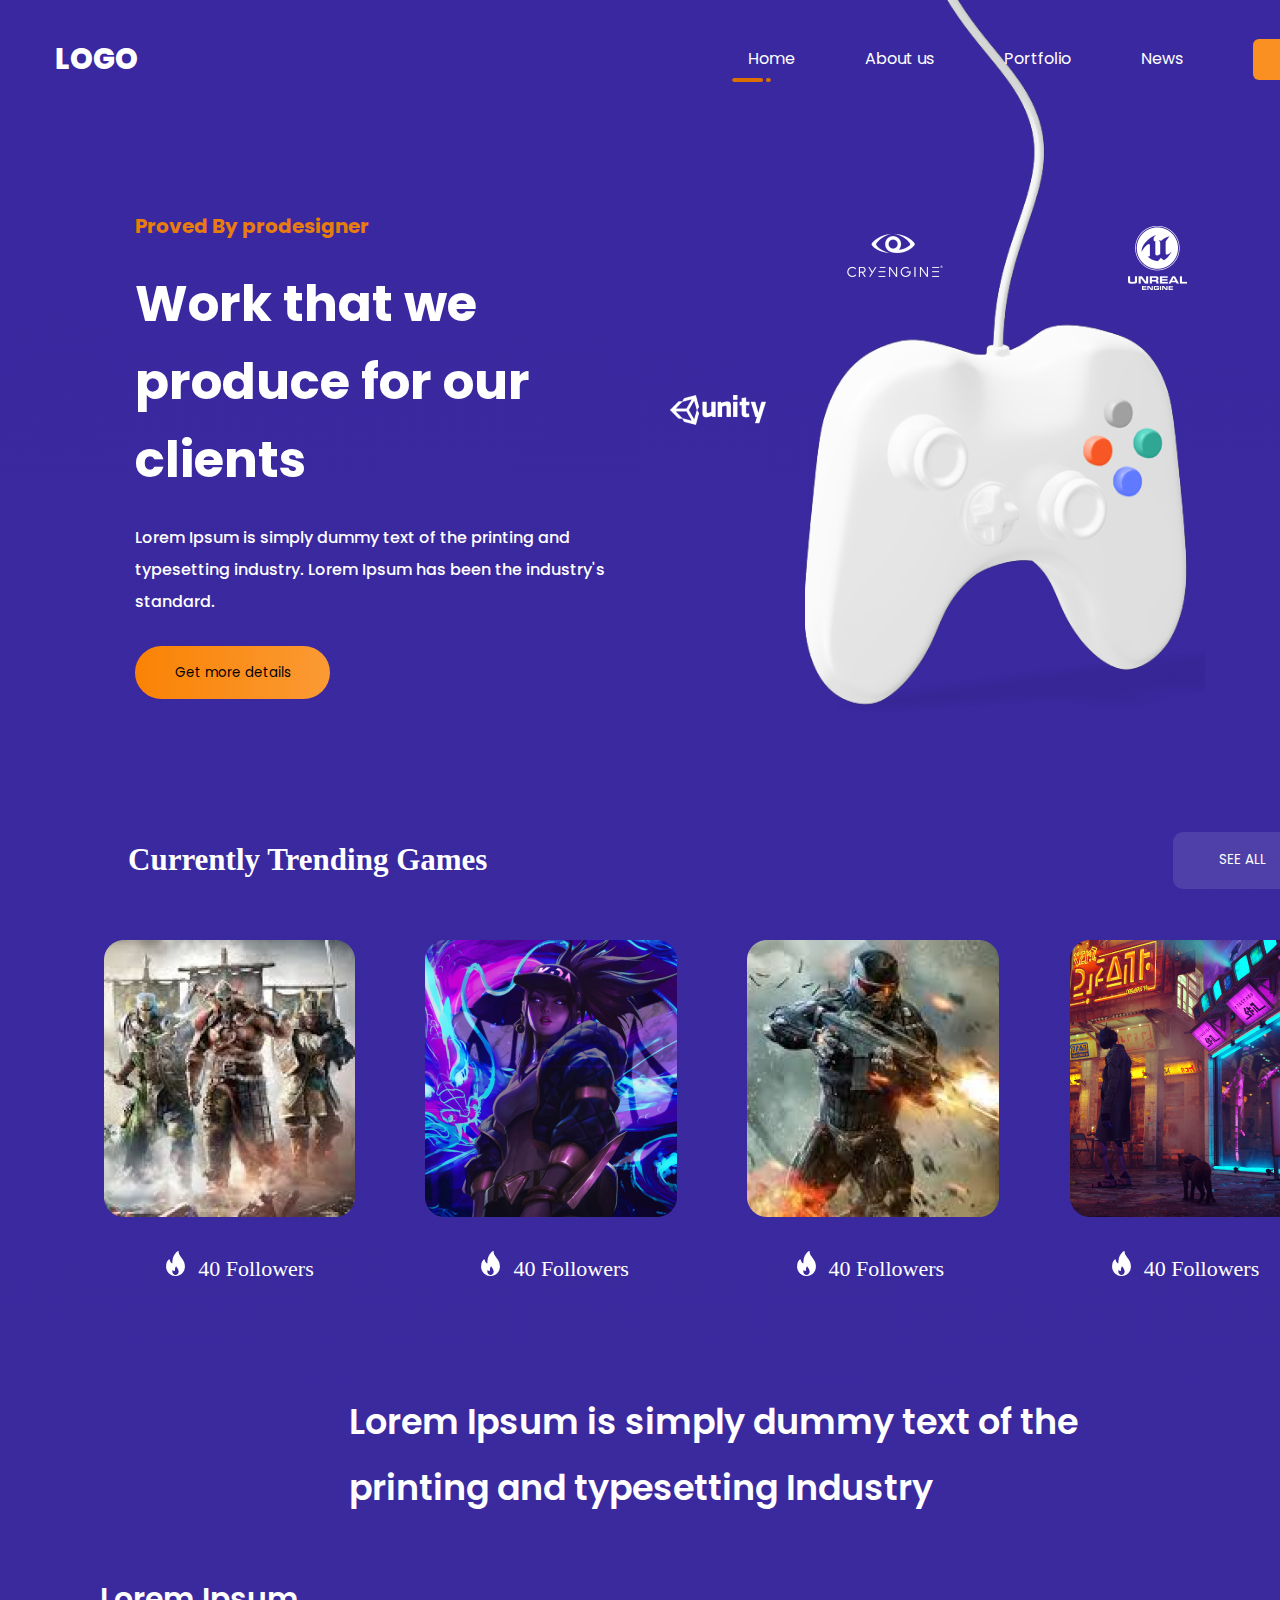
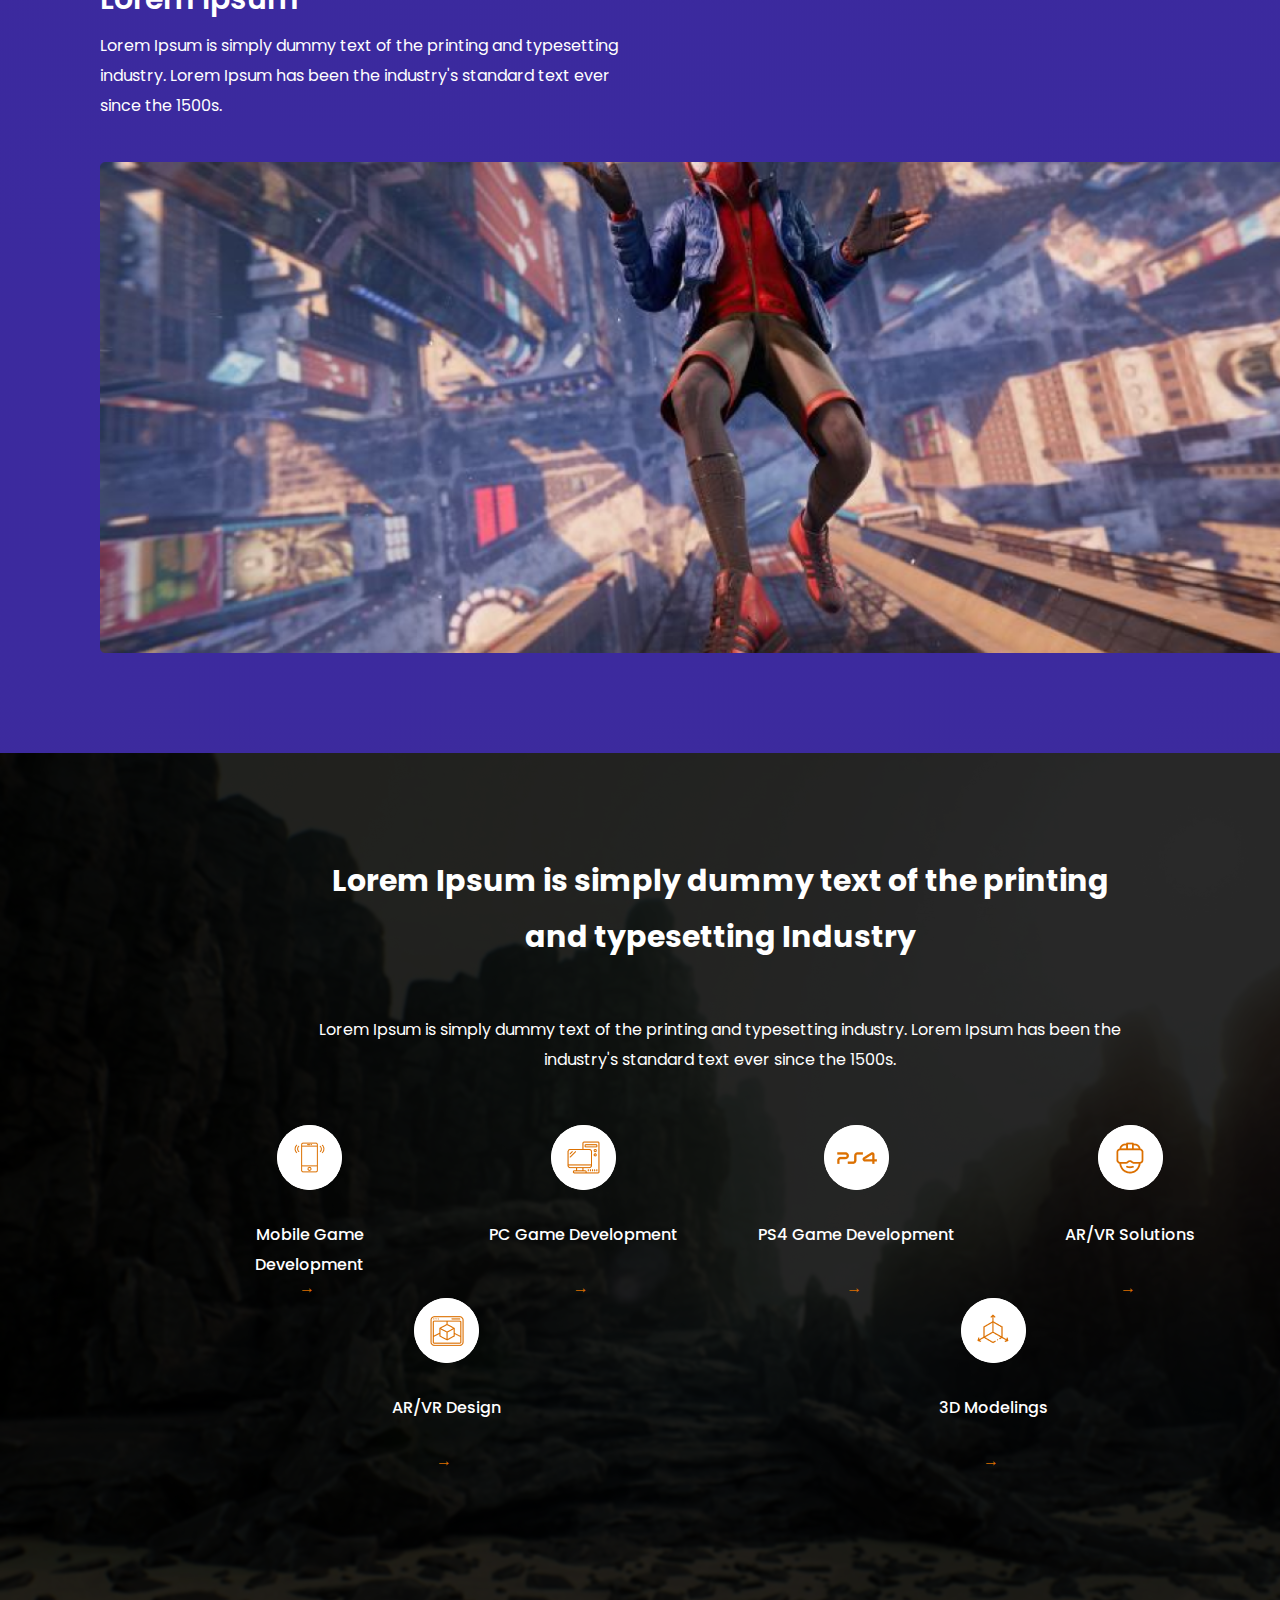
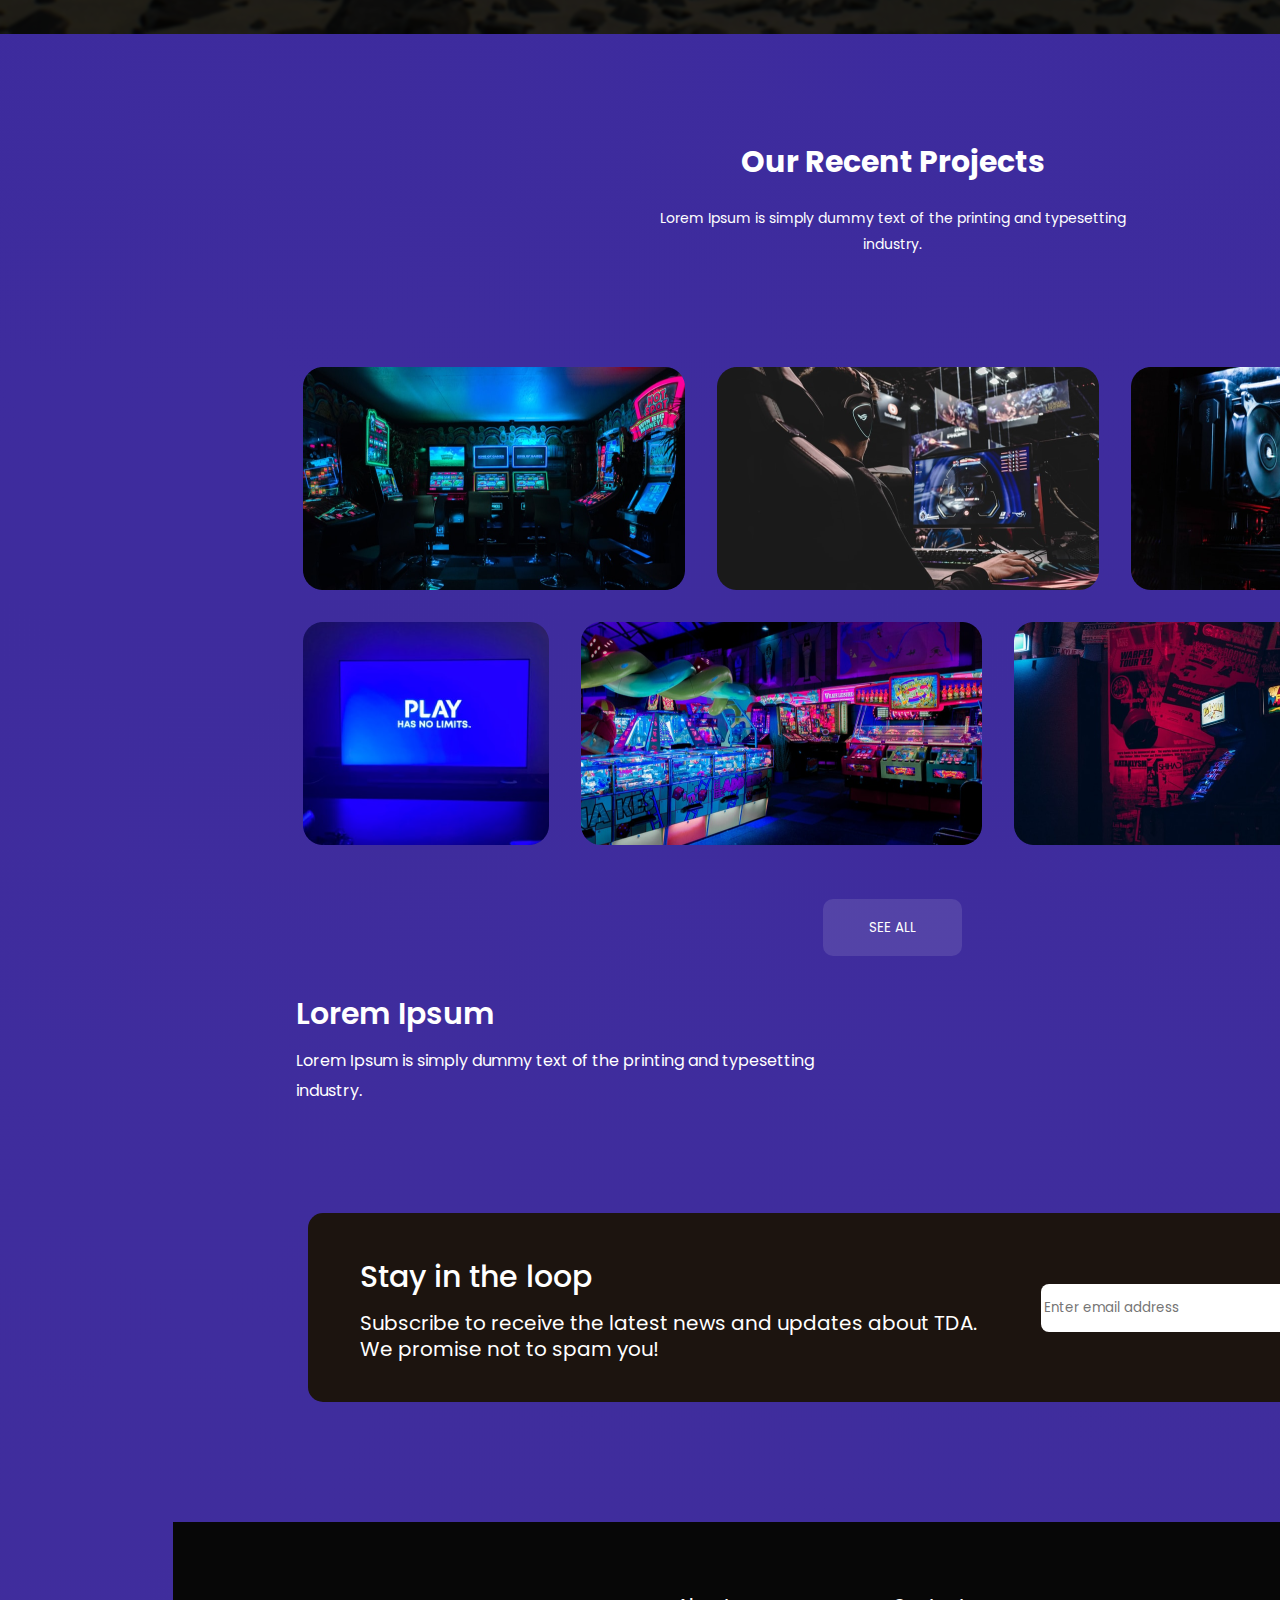
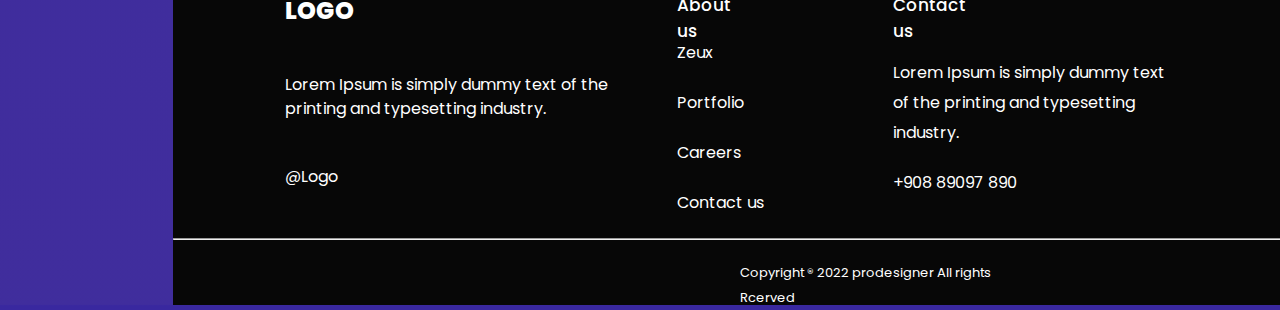
<file: index.html>
<!DOCTYPE html>
<html lang="en">
<head>
    <meta charset="UTF-8">
    <meta name="viewport" content="width=device-width, initial-scale=1.0">
    <link rel="stylesheet" href="./index.css"/>
    <link href="https://fonts.googleapis.com/css2?family=Poppins:wght@100&display=swap" rel="stylesheet">
    <link href="https://fonts.googleapis.com/css2?family=Poppins:wght@700&display=swap" rel="stylesheet">
    <link href="https://fonts.googleapis.com/css2?family=Poppins&display=swap" rel="stylesheet">
    <link href="https://fonts.googleapis.com/css2?family=Poppins:wght@500&display=swap" rel="stylesheet">
    <link href="https://fonts.googleapis.com/css2?family=Poppins:wght@500;600&display=swap" rel="stylesheet">
    <title>Static Webpage</title>
</head>
<body>
  <div>
      <nav id="navbar">
        <header>LOGO</header>
        <img id="br-line" src="./images/line.png">
        <ul id="nav-list">
          <li>
            <a class="navbar-txt" href="index.html">Home</a>
          </li>

          <li>
            <a class="navbar-txt" href="about-us.html">About us</a>
          </li>

          <li>
            <a class="navbar-txt" href="#portfolio">Portfolio</a>
          </li>

          <li>
            <a class="navbar-txt" href="news.html">News</a>
          </li>

          <li class="button" type="button">
            <button class="contact-button" href="#contact-us">Contact us</button>
          </li>
        </ul>
      </nav>
    </div>
      <section>
      <div class="main-container">
        <div class="text-container1">
          <h3 id="txt1">Proved By prodesigner</h3>
          <h1 id="txt2">Work that we produce for our clients</h1>
          <p id="txt3">Lorem Ipsum is simply dummy text of the printing and typesetting industry. Lorem Ipsum has been the industry's standard.</p>
          <button id="details-button">Get more details</button>
        </div>
        <div class="icon-container">
          <img id="icon-unity" src="./images/unity 1.png">
          <img id="icon-cry" src="./images/cry 1.png">
          <img id="icon-joystick" src="./images/joy_stick 1.png">
          <img id="icon-unreal" src="./images/unreal 1.png">
        </div>
      </section>
      <div class="div1">
        <h3 id="div1-txt1">Currently Trending Games</h3>
        <button id="div1-button1">SEE ALL</button>
      </div>
      <div class="img-div">
        <img class="image-game" src="./images/Rectangle 23.png">
        <img class="image-game" src="./images/Rectangle 24.png">
        <img class="image-game" src="./images/Rectangle 25.png">
        <img class="image-game" src="./images/Rectangle 26.png">
      </div>
      <div class="followers">
        <p id="followers-txt"><img id="fire-icon" src="./images/fire.png">40 Followers</p>
        <p id="followers-txt"><img id="fire-icon" src="./images/fire.png">40 Followers</p>
        <p id="followers-txt"><img id="fire-icon" src="./images/fire.png">40 Followers</p>
        <p id="followers-txt"><img id="fire-icon" src="./images/fire.png">40 Followers</p>
      </div>
      <div class="sec-container">
        <h2 id="sec-header">Lorem Ipsum is simply dummy text of the printing and typesetting Industry</h2>
        <h2 id="sec-h1">Lorem Ipsum</h2>
        <p id="sec-p1">Lorem Ipsum is simply dummy text of the printing and typesetting industry. Lorem Ipsum has been the industry's standard text ever since the 1500s.</p>
        <img id="img-spiderman" src="./images/Rectangle 4.png">
      </div>
      <div class="container-2">
        <div class="text-container">
          <h2 id="h2-2">Lorem Ipsum is simply dummy text of the printing and typesetting Industry</h2>
          <p id="p-2">Lorem Ipsum is simply dummy text of the printing and typesetting industry. Lorem Ipsum has been the industry's standard text ever since the 1500s.</p>
        </div>
          <div class="icon-container2">
            <div class="icon-container1">
          <img class="icon-1" id="icon1" src="./images/Group 48.png">
          <h5 class="h5-1">Mobile Game Development</h5>
          <h6 id="arrow">&#8594</h6>
        </div>
        <div class="icon-container1">
          <img class="icon-1" id="icon2" src="./images/Group 49.png">
          <h5 class="h5-1">PC Game Development</h5>
          <h6 id="arrow">&#8594</h6>
        </div>
        <div class="icon-container1">
          <img class="icon-1" id="icon3" src="./images/Group 50.png">
          <h5 class="h5-1">PS4 Game Development</h5>
          <h6 id="arrow">&#8594</h6>
        </div>
        <div class="icon-container1">
          <img class="icon-1" id="icon4" src="./images/Group _51.png">
          <h5 class="h5-1">AR/VR Solutions</h5>
          <h6 id="arrow">&#8594</h6>
        </div>
        <div class="icon-container1">
          <img class="icon-1" id="icon5" src="./images/Group 52.png">
          <h5 class="h5-1">AR/VR Design</h5>
          <h6 id="arrow">&#8594</h6>
        </div>
        <div class="icon-container1">
          <img class="icon-1" id="icon6" src="./images/Group 53.png">
          <h5 class="h5-1">3D Modelings</h5>
          <h6 id="arrow">&#8594</h6>
        </div>
      <div class="main-container4">
        <div class="header-2">
          <h2 id="h2-3">Our Recent Projects</h2>
          <p id="p-3">Lorem Ipsum is simply dummy text of the printing and typesetting industry.</p>
        </div>
        <div class="image-container2">
          <div class="image99">
            <img class="image-game" src="./images/Rectangle 15.png">
            <img class="image-game" src="./images/Rectangle 16.png">
            <img class="image-game" src="./images/Rectangle 17.png">
            <img class="image-game" src="./images/Rectangle 19.png">
            <img class="image-game" src="./images/Rectangle 18.png">
            <img class="image-game" src="./images/Rectangle 20.png">
          </div>
          <button id="button-seeall">SEE ALL</button>
        <div class="main-container2">
        <div class="txt-div1">
          <h3 id="h3-4">Lorem Ipsum</h3>
          <p id="p-4">Lorem Ipsum is simply dummy text of the printing and typesetting industry.</p>
        </div>
        <div class="box-container">
        <div class="box1">
          <h3 id="h3-5">Stay in the loop</h3>
          <p id="p-5">Subscribe to receive the latest news and updates about TDA. We promise not to spam you!</p>
          <span class="button-input">
          <input type="text" placeholder="Enter email address">
            <button id="button-continue">CONTINUE</button>
            </span>
        </div>
          <div class="section-container">
              <div class="first-sec">
            <h3 id="h3-logo">LOGO</h3>
            <p id="p-caption">Lorem Ipsum is simply dummy text of the printing and typesetting industry.</p>
            <h4 id="h4-logo">@Logo</h4>
            </div>
            <div class="second-sec">
            <a id="a-1">About us</a>
            <ul>
              <ol>Zeux</ol>
              <ol>Portfolio</ol>
              <ol>Careers</ol>
              <ol>Contact us</ol>
            </ul>
            </div>
            <div class="third-sec">
            <a id="a-2">Contact us</a>
            <ul>
            <ol id="ol1">Lorem Ipsum is simply dummy text of the printing and typesetting industry.</ol>
            <ol id="ol2">+908 89097 890</ol>
            </ul>
            </div>
            <div class="fourth-sec">
            <img class="img-22" src="./images/Group 12.png">
            </div>
            <div class="copyright-end">
              <hr>
              <a id="copyright">Copyright ® 2022 prodesigner All rights Rcerved</a>
            </div>
          </div>
      </div>
    </div>
  </div>
  </div>
</div>
</div>
</div>
</body>
</html>
</file>
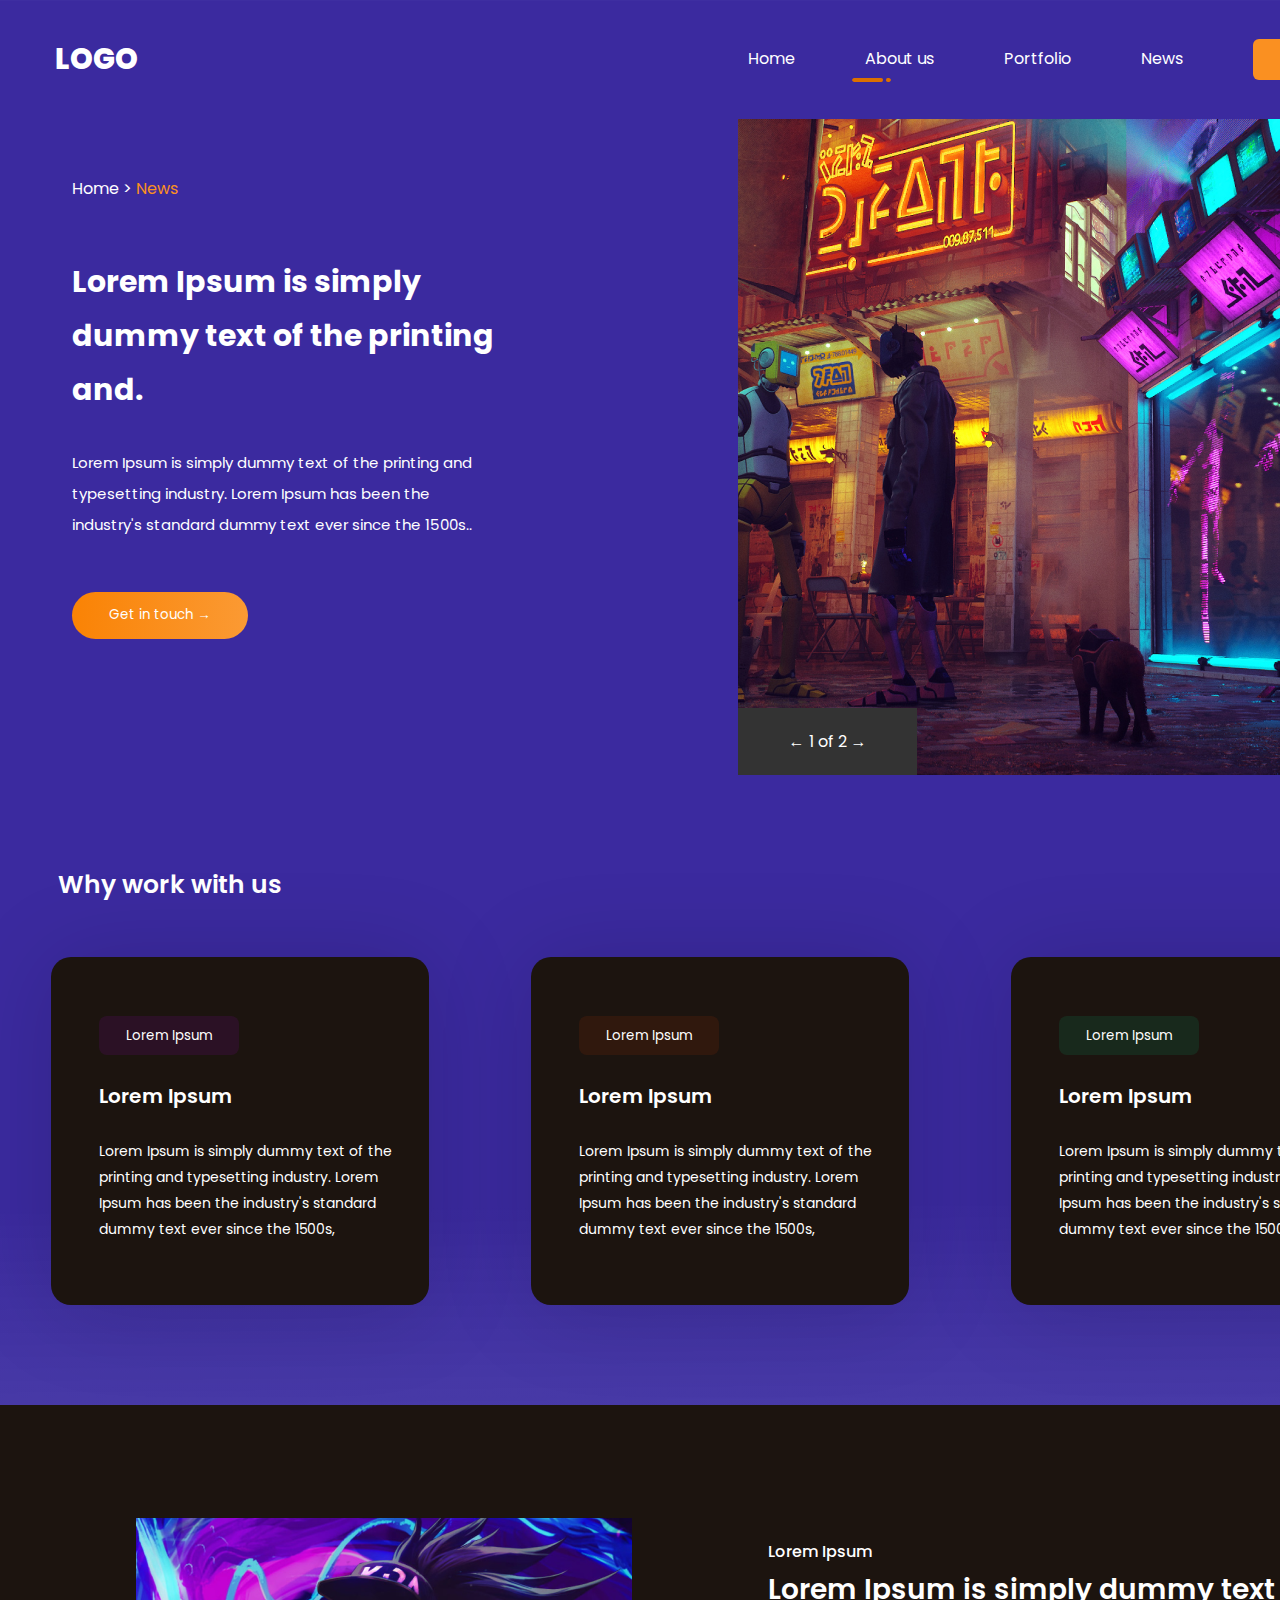
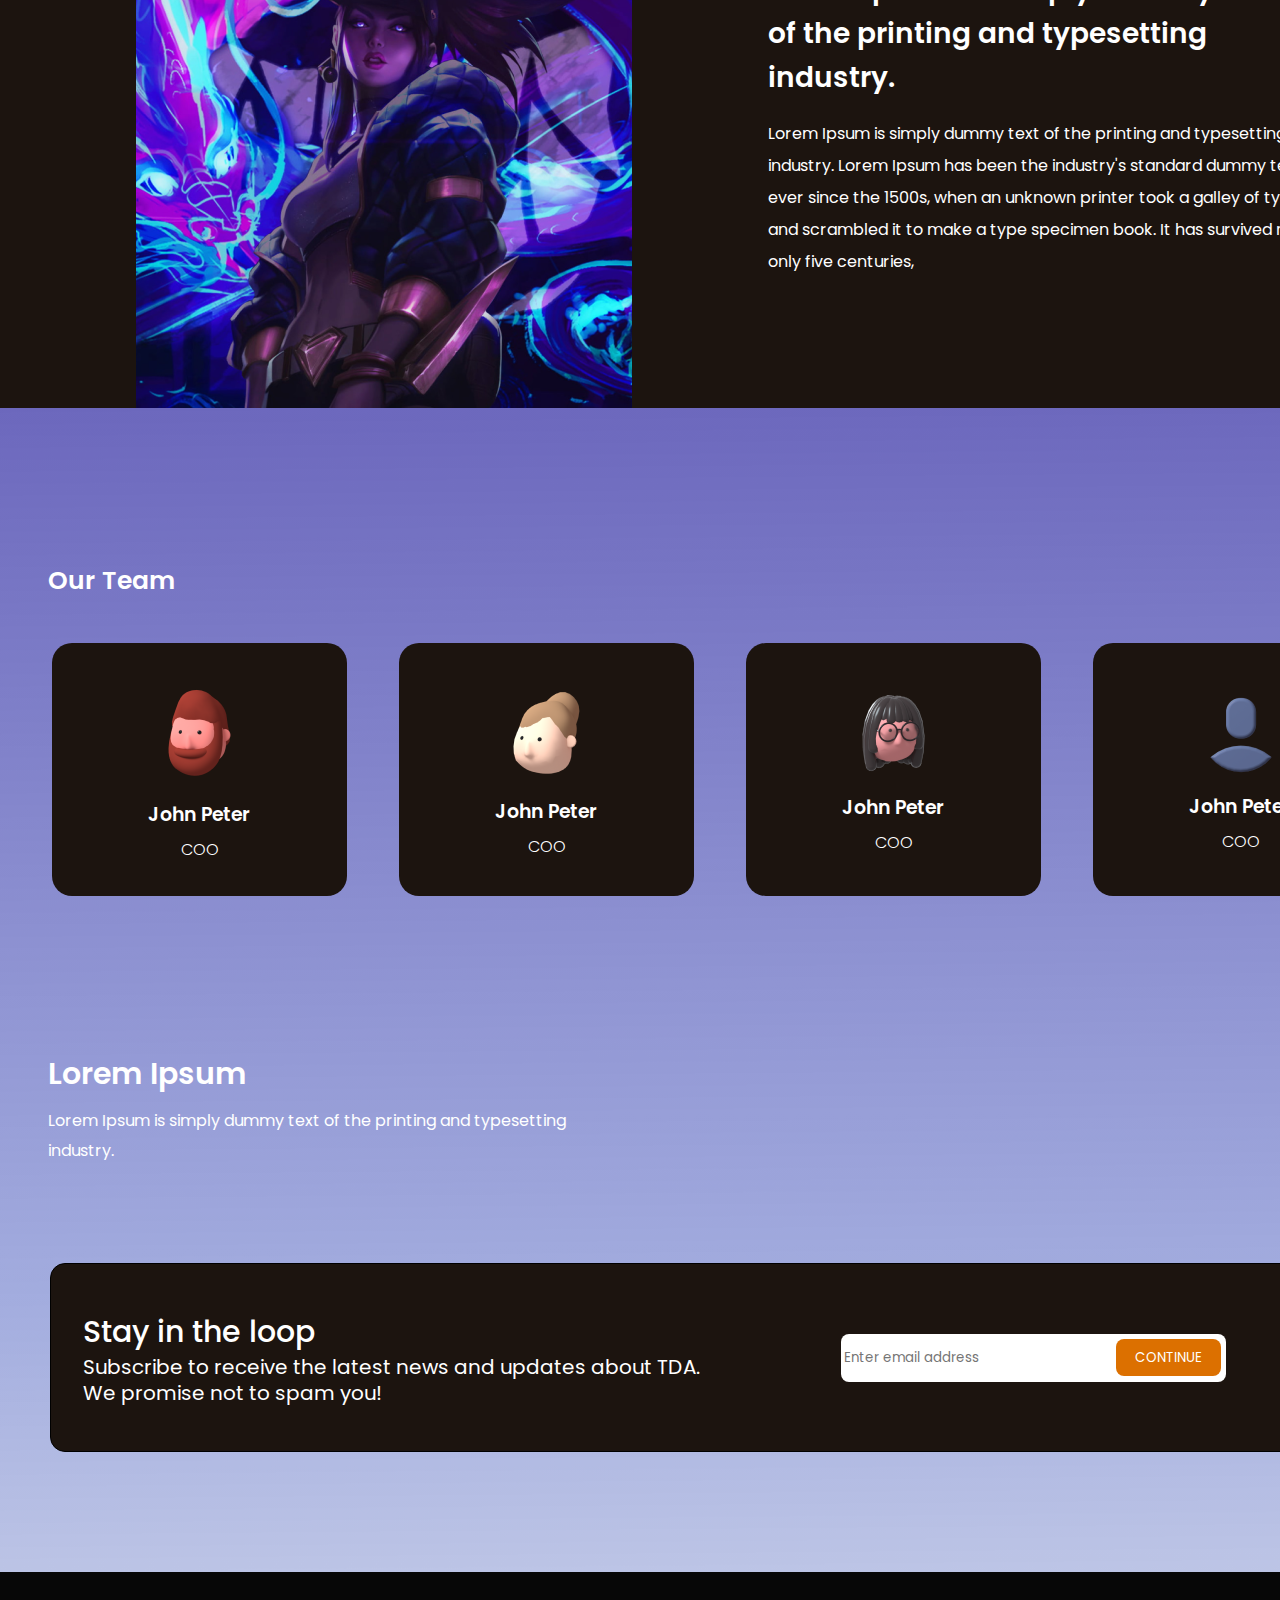
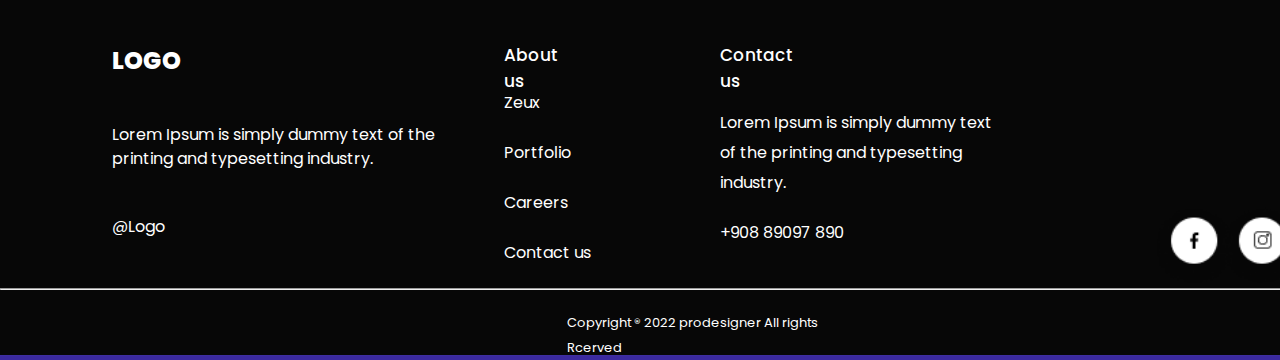
<file: about-us.html>
<!DOCTYPE html>
    <meta charset="UTF-8">
    <meta name="viewport" content="width=device-width, initial-scale=1.0">
  <head>
    <link rel="stylesheet" href="./about-us.css"/>
    <link href="https://fonts.googleapis.com/css2?family=Poppins:wght@100&display=swap" rel="stylesheet">
    <link href="https://fonts.googleapis.com/css2?family=Poppins:wght@700&display=swap" rel="stylesheet">
    <link href="https://fonts.googleapis.com/css2?family=Poppins&display=swap" rel="stylesheet">
    <link href="https://fonts.googleapis.com/css2?family=Poppins:wght@500&display=swap" rel="stylesheet">
    <link href="https://fonts.googleapis.com/css2?family=Poppins:wght@500;600&display=swap" rel="stylesheet">
</head>

<body>
      <nav id="navbar">
        <header>LOGO</header>
        <img id="br-line" src="./images/line.png">
        <ul id="nav-list">
          <li>
            <a class="navbar-txt" href="index.html">Home</a>
          </li>

          <li>
            <a class="navbar-txt" href="about-us.html">About us</a>
          </li>

          <li>
            <a class="navbar-txt" href="#portfolio">Portfolio</a>
          </li>

          <li>
            <a class="navbar-txt" href="news.html">News</a>
          </li>

          <li class="button" type="button">
            <button class="contact-button" href="#contact-us">Contact us</button>
          </li>
        </ul>
      </nav>
    </div>
      <section>
        <!--container starts here -->
        <div class="container">
          <div class="left-txtcontainer">
            <h4 id="home"><span>Home ></span> News</h4>
              <h3 id="header-1">Lorem Ipsum is simply dummy text of the printing and.</h3>
              <p id="p-1">Lorem Ipsum is simply dummy text of the printing and typesetting industry. Lorem Ipsum has been the industry's standard dummy text ever since the 1500s..</p>
              <button id="getintouch">Get in touch 	&#8594</button>
              </div>
              <div class="right-imgcontainer">
                <img id="img-main" src="./images/Rectangle 6.png">
                <p id="page-cursor">&#8592; 1 of 2 &#8594;</p>
            </div>
          </div>
        </div>
        <div class="container-section">
          <div class="header1-txt">
            <h2 id="header-2">Why work with us</h2>
            </div>
            <div class="card-container">
              <div class="box1">
                <button id="button-box1" class="button-box">Lorem Ipsum</button>
                <h2 id="header-3">Lorem Ipsum</h2>
                <p id="p-lorem">Lorem Ipsum is simply dummy text of the printing and typesetting industry. Lorem Ipsum has been the industry's standard dummy text ever since the 1500s,</p>
              </div>
              <div class="box2">
                <button id="button-box2" class="button-box">Lorem Ipsum</button>
                <h2 id="header-3">Lorem Ipsum</h2>
                <p id="p-lorem">Lorem Ipsum is simply dummy text of the printing and typesetting industry. Lorem Ipsum has been the industry's standard dummy text ever since the 1500s,</p>
              </div>
              <div class="box3">
                <button id="button-box3" class="button-box">Lorem Ipsum</button>
                <h2 id="header-3">Lorem Ipsum</h2>
                <p id="p-lorem">Lorem Ipsum is simply dummy text of the printing and typesetting industry. Lorem Ipsum has been the industry's standard dummy text ever since the 1500s,</p>
              </div>
            </div>
          </div>
        </div>
        <div class="container-black">
          <div class="image-container1">
            <img class="image-block" src="./images/imageblock.png">
          </div>
          <div class="txt-containerblock">
            <p id="p-header">Lorem Ipsum</p>
            <h2 id="h-lorem">Lorem Ipsum is simply dummy text of the printing and typesetting industry.</h2>
            <p id="p-paragraph">Lorem Ipsum is simply dummy text of the printing and typesetting industry. Lorem Ipsum has been the industry's standard dummy text ever since the 1500s, when an unknown printer took a galley of type and scrambled it to make a type specimen book. It has survived not only five centuries,</p>
          </div>
        </div>
        <div class="coo-container">
          <div class="teams">
            <p id="teams-txt">Our Team</p>
          </div>
          <div class="image-coo">
            <img class="billy" src="./images/Bill 1.png">
            <p id="name-coo">John Peter</p>
            <p id="coo-title">COO</p>
          </div>
          <div class="image-coo">
            <img class="billy" src="./images/Beverly 1.png">
            <p id="name-coo">John Peter</p>
            <p id="coo-title">COO</p>
          </div>
          <div class="image-coo">
            <img class="billy" src="./images/Claudia 1.png">
            <p id="name-coo">John Peter</p>
            <p id="coo-title">COO</p>
          </div>
          <div class="image-coo">
            <img class="billy" src="./images/Avatar 1.png">
            <p id="name-coo">John Peter</p>
            <p id="coo-title">COO</p>
          </div>
        </div>
        <div class="main-container2">
          <div class="txt-div1">
            <h3 id="h3-4">Lorem Ipsum</h3>
            <p id="p-4">Lorem Ipsum is simply dummy text of the printing and typesetting industry.</p>
          </div>
          <div class="box-container">
          <div class="box-1">
            <h3 id="h3-5">Stay in the loop</h3>
            <p id="p-5">Subscribe to receive the latest news and updates about TDA. We promise not to spam you!</p>
            <span class="button-input">
            <input type="text" placeholder="Enter email address">
              <button id="button-continue">CONTINUE</button>
              </span>
          </div>
        </div>
        <div class="section-container">
          <div class="first-sec">
        <h3 id="h3-logo">LOGO</h3>
        <p id="p-caption">Lorem Ipsum is simply dummy text of the printing and typesetting industry.</p>
        <h4 id="h4-logo">@Logo</h4>
        </div>
        <div class="second-sec">
        <a id="a-1">About us</a>
        <ul>
          <ol>Zeux</ol>
          <ol>Portfolio</ol>
          <ol>Careers</ol>
          <ol>Contact us</ol>
        </ul>
        </div>
        <div class="third-sec">
        <a id="a-2">Contact us</a>
        <ul>
        <ol id="ol1">Lorem Ipsum is simply dummy text of the printing and typesetting industry.</ol>
        <ol id="ol2">+908 89097 890</ol>
        </ul>
        </div>
        <div class="fourth-sec">
        <img class="img-22" src="./images/Group 12.png">
        </div>
        <div class="copyright-end">
          <hr>
          <a id="copyright">Copyright ® 2022 prodesigner All rights Rcerved</a>
        </div>
        <!-- container end here-->
</body>
</html>
</file>
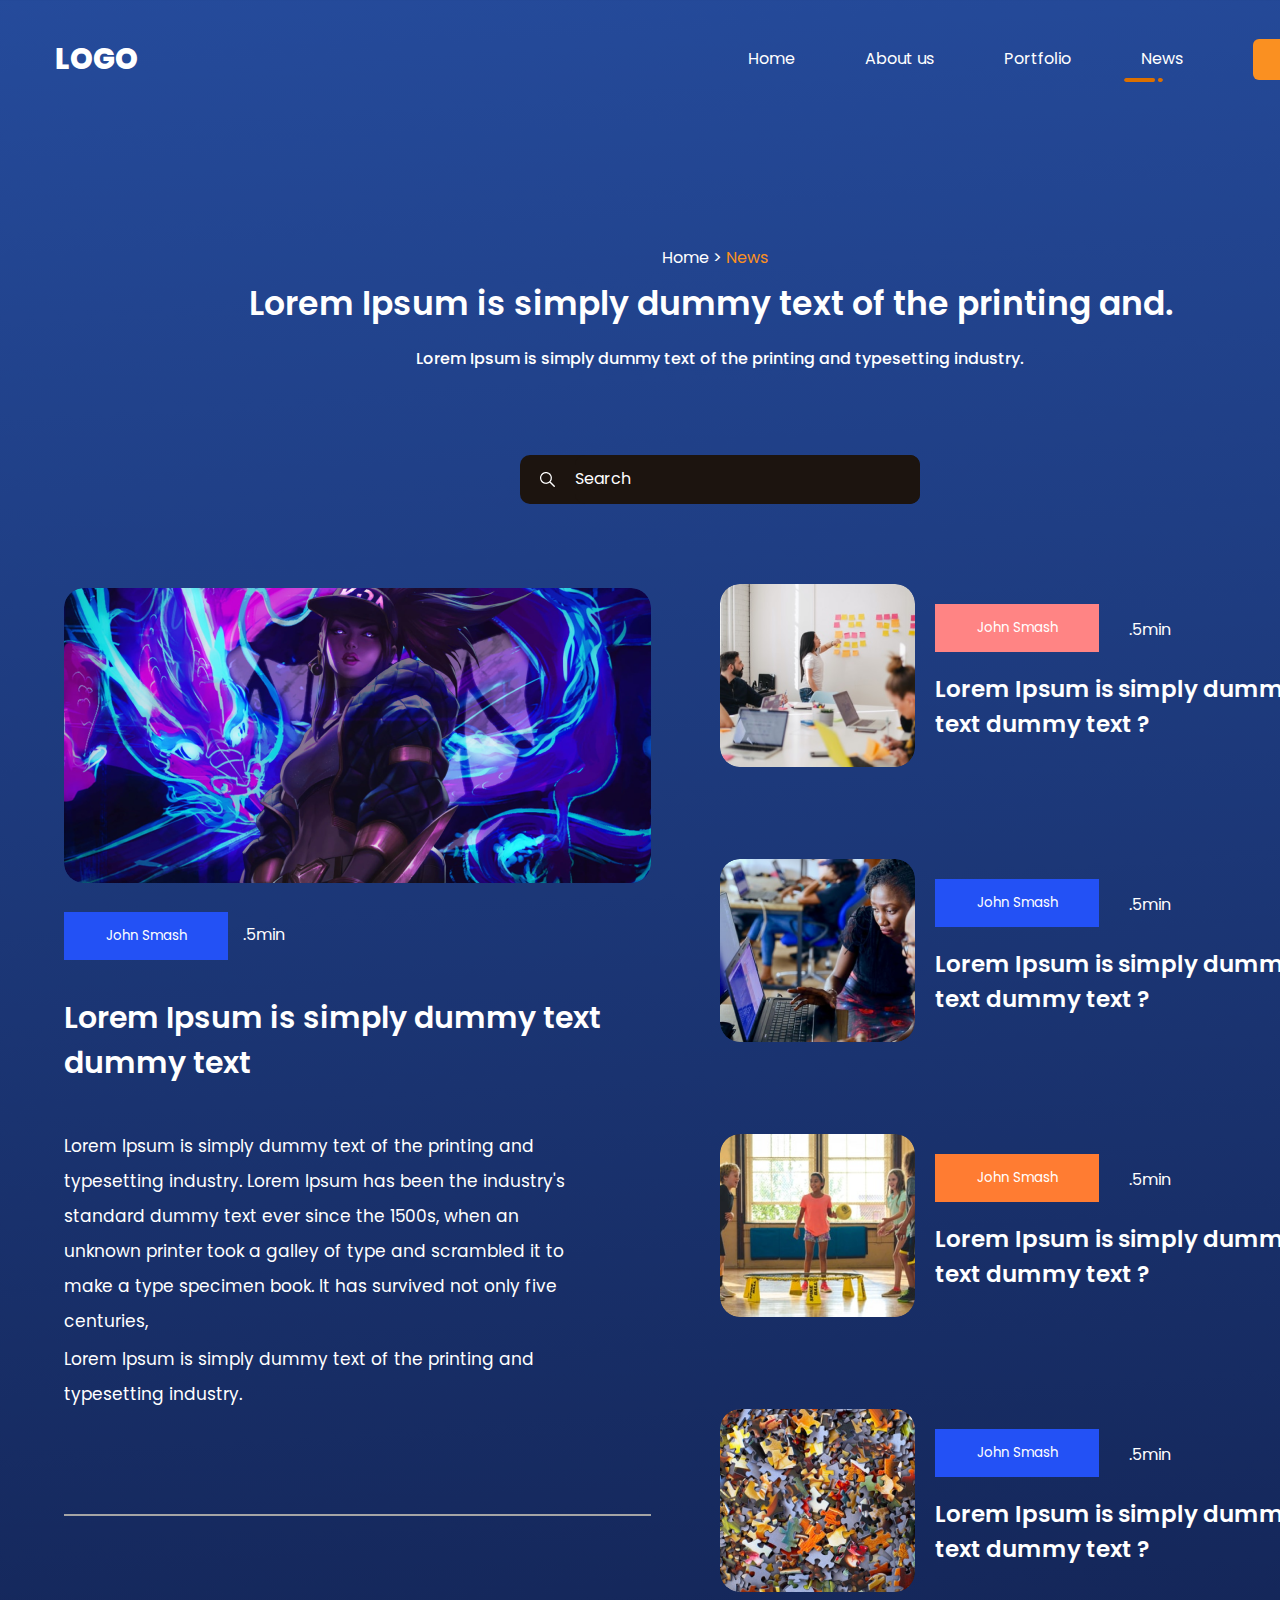
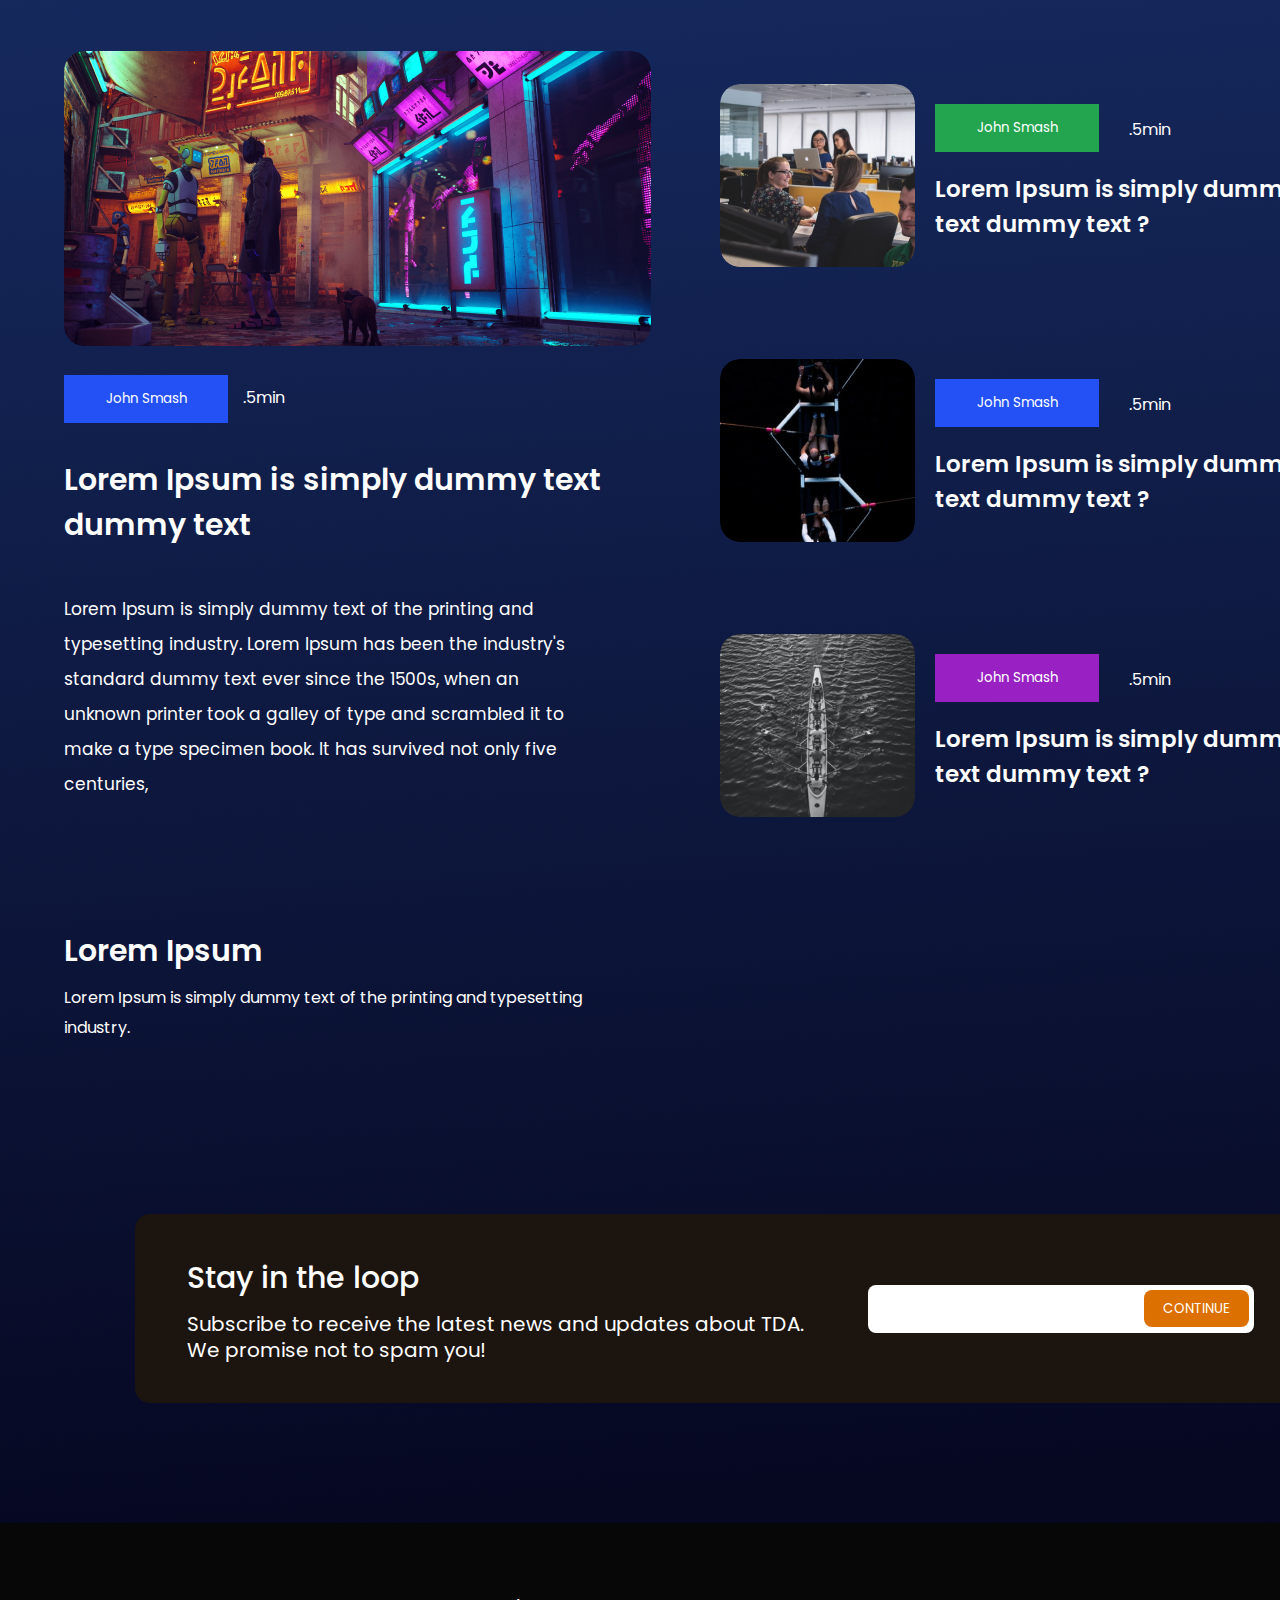
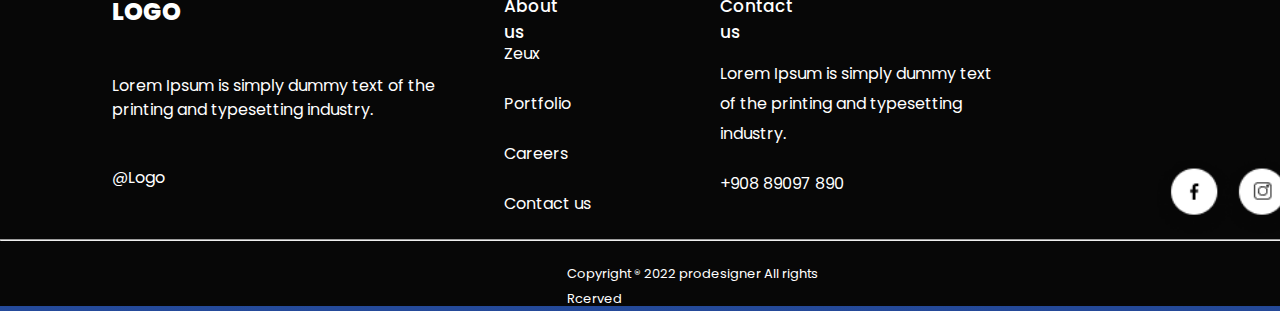
<file: news.html>
<!DOCTYPE html>
<html lang="en">
<head>
  <meta charset="UTF-8">
  <meta name="viewport" content="width=device-width, initial-scale=1.0">
  <link rel="stylesheet" href="./news.css"/>
  <link href="https://fonts.googleapis.com/css2?family=Poppins:wght@100&display=swap" rel="stylesheet">
  <link href="https://fonts.googleapis.com/css2?family=Poppins:wght@700&display=swap" rel="stylesheet">
  <link href="https://fonts.googleapis.com/css2?family=Poppins&display=swap" rel="stylesheet">
  <link href="https://fonts.googleapis.com/css2?family=Poppins:wght@500&display=swap" rel="stylesheet">
  <link href="https://fonts.googleapis.com/css2?family=Poppins:wght@500;600&display=swap" rel="stylesheet">
  <title>Static Webpage</title>
</head>
<body>
  <nav id="navbar">
    <header>LOGO</header>
    <img id="br-line" src="./images/line.png">
    <ul id="nav-list">
      <li>
        <a class="navbar-txt" href="index.html">Home</a>
      </li>

      <li>
        <a class="navbar-txt" href="about-us.html">About us</a>
      </li>

      <li>
        <a class="navbar-txt" href="#portfolio">Portfolio</a>
      </li>

      <li>
        <a class="navbar-txt" href="news.html">News</a>
      </li>

      <li class="button" type="button">
        <button class="contact-button" href="#contact-us">Contact us</button>
      </li>
    </ul>
  </nav>
      <div class="txt-div">
        <h4 id="h4-1"><span>Home ></span> News</h3>
        <h3 id="h3-1">Lorem Ipsum is simply dummy text of the printing and.</h3>
        <p id="p-1">Lorem Ipsum is simply dummy text of the printing and typesetting industry.</p>
      </div>
      <div class="search-container">
      <div class="search-bar">
        <img id="search-img" src="./images/search 1.png">
        <input type="text" placeholder="Search">
      </div>
      </div>
      <!-- container starts here-->
      <div class="container">
        <div class="left-container">
          <img class="img-block" src="./images/Rectangle 274.png">
            <button class="john-smash">John Smash</button>
            <p id="minutes1">.5min</p>
            <h2 class="header-1">Lorem Ipsum is simply dummy text dummy text</h2>
            <p id="lorem-par">Lorem Ipsum is simply dummy text of the printing and typesetting industry. Lorem Ipsum has been the industry's standard dummy text ever since the 1500s, when an unknown printer took a galley of type and scrambled it to make a type specimen book. It has survived not only five centuries,</p>
            <p id="lorem-par1">Lorem Ipsum is simply dummy text of the printing and typesetting industry.</p>
            <hr id="hr1">
            <img class="img-block" src="./images/Rectangle 275.png">
            <button class="john-smash">John Smash</button>
            <p id="minutes1">.5min</p>
            <h2 class="header-1">Lorem Ipsum is simply dummy text dummy text</h2>
            <p id="lorem-par">Lorem Ipsum is simply dummy text of the printing and typesetting industry. Lorem Ipsum has been the industry's standard dummy text ever since the 1500s, when an unknown printer took a galley of type and scrambled it to make a type specimen book. It has survived not only five centuries,</p>
          </div>
            <div class="right-container">
              <div class="right1">
          <img class="right-image" src="./images/Rectangle 0001.png">
          <button id="john-smash1" class="john-smash">John Smash</button>
            <p id="minutes">.5min</p>
          <p class="paragraph-id">Lorem Ipsum is simply dummy text dummy text ?</p>
              </div>
              <div class="right1">
          <img class="right-image" src="./images/Rectangle 0002.png">
          <button id="john-smash2" class="john-smash">John Smash</button>
            <p id="minutes">.5min</p>
          <p class="paragraph-id">Lorem Ipsum is simply dummy text dummy text ?</p>
          </div>
          <div class="right1">
          <img class="right-image" src="./images/Rectangle 0003.png">
          <button id="john-smash3" class="john-smash">John Smash</button>
            <p id="minutes">.5min</p>
          <p class="paragraph-id">Lorem Ipsum is simply dummy text dummy text ?</p>
          </div>
          <div class="right1">
          <img class="right-image" src="./images/Rectangle 0004.png">
          <button id="john-smash4" class="john-smash">John Smash</button>
            <p id="minutes">.5min</p>
          <p class="paragraph-id">Lorem Ipsum is simply dummy text dummy text ?</p>
          </div>
          <div class="right1">
          <img class="right-image" src="./images/Rectangle 0005.png">
          <button id="john-smash5" class="john-smash">John Smash</button>
            <p id="minutes">.5min</p>
          <p class="paragraph-id">Lorem Ipsum is simply dummy text dummy text ?</p>
          </div>
          <div class="right1">
          <img class="right-image" src="./images/Rectangle 0006.png">
          <button id="john-smash6" class="john-smash">John Smash</button>
            <p id="minutes">.5min</p>
          <p class="paragraph-id">Lorem Ipsum is simply dummy text dummy text ?</p>
          </div>
          <div class="right1">
          <img class="right-image" src="./images/Rectangle 0007.png">
          <button id="john-smash7" class="john-smash">John Smash</button>
            <p id="minutes">.5min</p>
          <p class="paragraph-id">Lorem Ipsum is simply dummy text dummy text ?</p>
          </div>
        </div>
        </div>
      </div>
      <!--container ends here-->
      <div class="main-container2">
        <div class="txt-div1">
          <h3 id="h3-4">Lorem Ipsum</h3>
          <p id="p-4">Lorem Ipsum is simply dummy text of the printing and typesetting industry.</p>
        </div>
        <div class="box-container">
        <div class="box1">
          <h3 id="h3-5">Stay in the loop</h3>
          <p id="p-5">Subscribe to receive the latest news and updates about TDA. We promise not to spam you!</p>
          <span class="button-input">
          <input class="input-type" type="text" placeholder="Enter email address">
            <button id="button-continue">CONTINUE</button>
            </span>
        </div>
          <div class="section-container">
              <div class="first-sec">
            <h3 id="h3-logo">LOGO</h3>
            <p id="p-caption">Lorem Ipsum is simply dummy text of the printing and typesetting industry.</p>
            <h4 id="h4-logo">@Logo</h4>
            </div>
            <div class="second-sec">
            <a id="a-1">About us</a>
            <ul>
              <ol>Zeux</ol>
              <ol>Portfolio</ol>
              <ol>Careers</ol>
              <ol>Contact us</ol>
            </ul>
            </div>
            <div class="third-sec">
            <a id="a-2">Contact us</a>
            <ul>
            <ol id="ol1">Lorem Ipsum is simply dummy text of the printing and typesetting industry.</ol>
            <ol id="ol2">+908 89097 890</ol>
            </ul>
            </div>
            <div class="fourth-sec">
            <img class="img-22" src="./images/Group 12.png">
            </div>
            <div class="copyright-end">
              <hr>
              <a id="copyright">Copyright ® 2022 prodesigner All rights Rcerved</a>
            </div>
          </div>
      </div>
    </div>
  </div>
  </div>
</div>
</div>
</div>
</body>
</html>
</file>
<file: index.css>
/* http://meyerweb.com/eric/tools/css/reset/ 
   v2.0 | 20110126
   License: none (public domain)
*/

html, body, div, span, applet, object, iframe,
h1, h2, h3, h4, h5, h6, p, blockquote, pre,
a, abbr, acronym, address, big, cite, code,
del, dfn, em, img, ins, kbd, q, s, samp,
small, strike, strong, sub, sup, tt, var,
b, u, i, center,
dl, dt, dd, ol, ul, li,
fieldset, form, label, legend,
table, caption, tbody, tfoot, thead, tr, th, td,
article, aside, canvas, details, embed, 
figure, figcaption, footer, header, hgroup, 
menu, nav, output, ruby, section, summary,
time, mark, audio, video {
	margin: 0;
	padding: 0;
	border: 0;
	font-size: 100%;
	font: inherit;
	vertical-align: baseline;
}
/* HTML5 display-role reset for older browsers */
article, aside, details, figcaption, figure, 
footer, header, hgroup, menu, nav, section {
	display: block;
}
body {
	line-height: 1;
}
ol, ul {
	list-style: none;
}
blockquote, q {
	quotes: none;
}
blockquote:before, blockquote:after,
q:before, q:after {
	content: '';
	content: none;
}
table {
	border-collapse: collapse;
	border-spacing: 0;
}

* {
    margin: 0;
    padding: 0;
    box-sizing: border-box;
    font-family: 'Poppins', sans-serif;
}

body {
    margin: auto;
    padding: auto;
    width: 1440px;
    font-family: "Poppins", sans-serif;
    background: linear-gradient(180.96deg, #39289F 0.82%, #422F9C 129.1%);
}

#navbar {
    display: flex;
    justify-content: space-between;
    align-items: center;
    padding: 37px 55px;
}

#nav-list {
    display: flex;
    flex-direction: row;
    justify-content: flex-end;
}

li {
    padding-left: 70px;
    align-self: center;
}

header {
    width: 82px;
    height: 45px;
    font-family: Poppins;
    font-size: 29px;
    font-weight: 800;
    line-height: 45px;
    letter-spacing: 0em;
    color: #fff;
}

#br-line {
    margin-right: -43rem;
    align-self: flex-end;
    width: 39px;
    height: 4px;
    border-radius: 20px;
}

.navbar-txt {
    font-family: Poppins;
    font-size: 16px;
    font-weight: 400;
    line-height: 24px;
    letter-spacing: 0em;
    color: #fff;
    list-style: none;
    text-decoration: none;
    position: relative;
}

.contact-button {
    width: 131.77px;
    height: 41.34px;
    border-radius: 6px;
    animation-timing-function: ease-out;
    animation-duration: 500ms;
    color: #fff;
    background: #FA9021;
    border: none;
}

.main-container {
    width: 1440px;
    display: flex;
}

.main-container .text-container1 {
    width: 46%;
    height: 512px;
    display: grid;
    align-items: center;
    justify-content: flex-end;
    margin-top: 80px;
}

.main-container .icon-container {
    width: 54%;
    height: 592px;
    display: flex;
    justify-content: space-evenly;
    align-items: center;
}

#txt1 {
    width: 273px;
    height: 31px;
    font-family: Poppins;
    font-size: 20px;
    font-weight: 700;
    line-height: 31px;
    letter-spacing: 0em;
    color: #E87D0E;
}

#txt2 {
    width: 479.63px;
    height: 234px;
    font-family: Poppins;
    font-size: 50px;
    font-weight: 700;
    line-height: 78px;
    letter-spacing: 0em;
    color: #fff;   
}

#txt3 {
    width: 527px;
    height: 101px;
    font-family: Poppins;
    font-size: 16px;
    font-weight: 500;
    line-height: 32px;
    letter-spacing: 0em;
    color: #fff;       
}

#details-button {
    width: 195px;
    height: 53px;
    border-radius: 40px;
    background: linear-gradient(92.48deg, #FA8305 2.08%, #FB9E3C 117.25%); 
    border: none; 
}

#icon-unity {
    width: 96px;
    height: 30px;
    margin: 0px 80px 10px -80px;
}

#icon-cry {
    width: 101px;
    height: 99px;
    margin: 0px 89px 320px -90px;
}

#icon-unreal {
    width: 59px;
    height: 64px;
    top: 218px;
    left: 1168px;
   margin: 0px 165px 315px -165px;
    
}

#icon-joystick {
   width: 400px;
   height: 714px;
   margin: 0px 0px 118px -317px;
}

.div1 {
    display: flex;
    align-items: center;
    justify-content: space-between;
    margin-top: 120px;
    padding-left: 8rem;
    padding-right: 8rem;
}

#div1-txt1 {
    width: 404px;
    height: 58px;
    font-family: Rubik;
    font-size: 31px;
    font-weight: 700;
    line-height: 58px;
    letter-spacing: 0em;
    color: #fff;    
}
#div1-button1 {
    width: 139px;
    height: 57px;
    border-radius: 10px;
    background: #FFFFFF1C;
    border: none;
    color: #fff;
}

.img-div {
    display: flex;
    justify-content: space-evenly;
    margin-top: 35px;
    align-items: center;
    width: 92%;
    margin-left: 50px;
}

.followers {
    display: flex;
    justify-content: space-evenly;
    align-items: center;
    margin-top: 15px;
}

#followers-txt {
    width: 136px;
    height: 41px;
    font-family: Rubik;
    font-size: 22px;
    font-weight: 500;
    line-height: 41px;
    letter-spacing: 0em;
    color: #fff;
}

#fire-icon {
    margin: 0px 13px 0px -13px;
}

.sec-container {
    display: flex;
    justify-content: space-evenly;
    flex-direction: column;
    margin-top: 100px;
    width: 92%;
    margin-left: 100px;
    align-items: center;
    margin-bottom: 100px;

    
}

#sec-header {
    width: 826px;
    height: 132px;
    font-family: Poppins;
    font-size: 35px;
    font-weight: 600;
    line-height: 66px;
    letter-spacing: 0em;
    color: #fff;
    align-self: center;
    margin-bottom: 50px;
}

#sec-h1 {
    width: 209px;
    height: 40px;
    font-family: Poppins;
    font-size: 30px;
    font-weight: 600;
    line-height: 56px;
    letter-spacing: 0em;
    color: #fff;
    margin-bottom: 20px;
}

#sec-p1 {
    width: 545px;
    height: 101px;
    font-family: Poppins;
    font-size: 16px;
    font-weight: 400;
    line-height: 30px;
    letter-spacing: 0em;
    color: #fff;
    margin-bottom: 30px; 
}

#sec-h1 ,#sec-p1 {
    align-self: flex-start;
}

#img-spiderman {
    width: 92%;
    align-self: flex-start;
}

.container-2, .text-container {
    display: flex;
    justify-content: space-around;
    flex-direction: column;
    align-items: center;
} 

.container-2 {
    background-image: url(./images/Rectangle_51.png);
    background-repeat: no-repeat;
    display: flex;
    justify-content: space-around;
    align-items: center;
}

.text-container {
    margin-top: 100px;
}

#h2-2 {
    width: 826px;
    height: 112px;
    font-family: Poppins;
    font-size: 30px;
    font-weight: 700;
    line-height: 56px;
    letter-spacing: 0em;
    color: #fff;
    text-align: center;
}

#p-2 {
    width: 820px;
    height: 60px;
    font-family: Poppins;
    font-size: 16px;
    font-weight: 400;
    line-height: 30px;
    letter-spacing: 0em;
    color: #fff;
    text-align: center;
    margin-top: 50px;
}

.icon-container2 {
    margin-top: 50px;
    display: flex;
    justify-content: space-around;
    align-items: center;
    width: 76%;
    flex-wrap: wrap;

}

#arrow {
    color: #DC7000;
    width: 21px;
    height: 18.01px;
    top: 19.5px;
    left: 21px;
}

.image-container2 {
    width: 1440px;
    display: flex;
    justify-content: space-between;
    flex-direction: column;
    align-items: flex-start;
}

.icon-container1 {
    display: flex;
    justify-content: space-around;
    flex-direction: column;
    align-items: center;
}

.icon-1 {
    background: #FFFFFF;
    width: 65px;
    height: 65px;
    border-radius: 35px;
    margin-bottom: 30px; 
}

.h5-1 {
    width: 220px;
    height: 30px;
    font-family: Poppins;
    font-size: 16px;
    font-weight: 500;
    line-height: 30px;
    letter-spacing: 0em;
    text-align: center;
    color: #fff;
    margin-bottom: 30px;
}

.header-2 {
    display: flex;
    flex-direction: column;
    justify-content: center;
    align-items: center;
    margin-top: 163px;
}

#h2-3 {
    width: 305px;
    height: 56px;
    font-family: Poppins;
    font-size: 30px;
    font-weight: 700;
    line-height: 56px;
    letter-spacing: 0em;
    text-align: center;
    color: #fff; 
    margin-top: 100px;
    margin-bottom: 15px;   
}

#p-3 {
    width: 497px;
    height: 57px;
    font-family: Poppins;
    font-size: 14px;
    font-weight: 400;
    line-height: 26px;
    letter-spacing: 0em;
    text-align: center;
    color: #fff;
    margin-bottom: 50px;      
}

.image99 {
    display: flex;
    flex-wrap: wrap;
    padding: 2.4rem;
    justify-content: center;
}

.image-game {
align-items: center;
padding: 1rem;
}

#button-seeall {
    width: 139px;
    height: 57px;
    border-radius: 10px;
    align-self: center;
    background: #FFFFFF1C;
    border: none;
    color: #fff;
}

.txt-div1 {
  display: grid;
  width: 55%;
  justify-content: center;
  margin-top: 30px;
}

#h3-4 {
    width: 209px;
    height: 40px;
    font-family: Poppins;
    font-size: 30px;
    font-weight: 600;
    line-height: 56px;
    letter-spacing: 0em;
    text-align: left;
    color: #fff; 
    margin-bottom: 20px;
}

#p-4 {
    width: 545px;
    height: 57px;
    font-family: Poppins;
    font-size: 16px;
    font-weight: 400;
    line-height: 30px;
    letter-spacing: 0em;
    text-align: left;
    color: #fff;
    margin-bottom: 50px;
}

.box-container {
    width: 1440px;
    display: flex;
    justify-content: center;
    align-items: center;
    flex-direction: column;
}

.box1 {
    width: 1170px;
    height: 189px;
    border-radius: 15px;
    background: #1C140F;
    margin-top: 60px;
    display: flex;
    justify-content: center;
    flex-direction: column;
    flex-wrap: wrap;
    padding: 2rem;
    
}

#h3-5 {
    width: 303px;
    height: 45px;
    font-family: Poppins;
    font-size: 30px;
    font-weight: 500;
    line-height: 45px;
    letter-spacing: 0em;
    text-align: left;
    color: #fff;
    margin-left: 20px;
    margin-bottom: 11px;
}

#p-5 {
    width: 636px;
    height: 52px;
    font-family: Poppins;
    font-size: 20px;
    font-weight: 400;
    line-height: 26px;
    letter-spacing: 0em;
    text-align: left;
    color: #fff;
    margin-left: 20px;  
}

input {
    width: 385.68px;
    height: 48px;
    border-radius: 8px;
    background: #FFFFFF;
    display: inline-block;
    border: none;
    padding: 3px;
    margin-left: 45px;
}

#button-continue {
    width: 105px;
    height: 37px;
    border-radius: 8px;
    background: #DC7000;
    color: #fff;
    border: none;
    display: inline-block;
    transform: translate(-110px, 0px);
}

.button-input {
    display: inline-block;
}

.box1 .button-input {
    display: flex;
    justify-content: center;
    align-items: center;
}

.section-container {
    width: 100%;
    display: flex;
    flex-direction: row;
    justify-content: space-around;
    flex-wrap: wrap;
    margin-top: 120px;
    background: #070707;
    
}

.section-container .first-sec {
    display: flex;
    justify-content: space-between;
    flex-direction: column;
    width: 35%;
    padding-left: 7rem;
}

.section-container .second-sec {
    display: flex;
    justify-content: space-around;
    flex-direction: column;
    width: 15%;
}

.section-container .third-sec {
    display: flex;
    justify-content: space-around;
    flex-direction: column;
    width: 30%;
}

.section-container .fourth-sec {
    display: flex;
    justify-content: flex-end;
    flex-direction: column;
    width: 20%;
}

.section-container .copyright-end {
    width: 1440px;
    display: flex;
    justify-content: space-around;
    flex-direction: column;
}

#h3-logo {
    width: 68px;
    height: 37px;
    font-family: Poppins;
    font-size: 24px;
    font-weight: 800;
    line-height: 37px;
    letter-spacing: 0em;
    text-align: left;
    color: #fff;
    margin-top: 70px;     
}

#p-caption {
    width: 372px;
    height: 58px;
    font-family: Poppins;
    font-size: 16px;
    font-weight: 400;
    line-height: 24px;
    letter-spacing: 0em;
    text-align: left;
    color: #fff;
    margin-top: 30px;
}

#h4-logo {
    width: 196px;
    height: 23px;
    font-family: Poppins;
    font-size: 16px;
    font-weight: 400;
    line-height: 24px;
    letter-spacing: 0em;
    text-align: left;
    color: #fff;
    margin-top: 20px;
    margin-bottom: 50px;
}

#a-1 {
    width: 77px;
    height: 26px;
    font-family: Poppins;
    font-size: 17px;
    font-weight: 500;
    line-height: 26px;
    letter-spacing: 0em;
    text-align: left;
    color: #fff;
    margin-top: 70px;
    margin-bottom: 20px;
}

#a-2 {
    width: 94px;
    height: 26px;
    font-family: Poppins;
    font-size: 17px;
    font-weight: 500;
    line-height: 26px;
    letter-spacing: 0em;
    text-align: left; 
    color: #fff;
    margin-top: 50px;
}

ol {
    font-family: Poppins;
    font-size: 16px;
    font-weight: 400;
    line-height: 30px;
    letter-spacing: 0em;
    text-align: left;
    color: #fff;
    width: 282px;
    margin-bottom: 20px;
}

#copyright {
    width: 306px;
    height: 25px;
    font-family: Poppins;
    font-size: 13px;
    font-weight: 400;
    line-height: 25px;
    letter-spacing: 0em;
    text-align: left;
    color: #fff;
    align-self: center;
    margin-bottom: 20px;
    margin-top: 20px;
}
</file>
<file: about-us.css>
/* http://meyerweb.com/eric/tools/css/reset/ 
   v2.0 | 20110126
   License: none (public domain)
*/

html, body, div, span, applet, object, iframe,
h1, h2, h3, h4, h5, h6, p, blockquote, pre,
a, abbr, acronym, address, big, cite, code,
del, dfn, em, img, ins, kbd, q, s, samp,
small, strike, strong, sub, sup, tt, var,
b, u, i, center,
dl, dt, dd, ol, ul, li,
fieldset, form, label, legend,
table, caption, tbody, tfoot, thead, tr, th, td,
article, aside, canvas, details, embed, 
figure, figcaption, footer, header, hgroup, 
menu, nav, output, ruby, section, summary,
time, mark, audio, video {
	margin: 0;
	padding: 0;
	border: 0;
	font-size: 100%;
	font: inherit;
	vertical-align: baseline;
}
/* HTML5 display-role reset for older browsers */
article, aside, details, figcaption, figure, 
footer, header, hgroup, menu, nav, section {
	display: block;
}
body {
	line-height: 1;
}
ol, ul {
	list-style: none;
}
blockquote, q {
	quotes: none;
}
blockquote:before, blockquote:after,
q:before, q:after {
	content: '';
	content: none;
}
table {
	border-collapse: collapse;
	border-spacing: 0;
}

* {
    margin: 0;
    padding: 0;
    box-sizing: border-box;
    font-family: 'Poppins', sans-serif;
}

body {
    margin: auto;
    padding: auto;
    width: 1440px;
    font-family: "Poppins", sans-serif;
    background: linear-gradient(179.5deg, #3B2A9F 33.88%, rgba(47, 69, 182, 0.443967) 81.32%, rgba(114, 138, 185, 0.23) 99.57%);

}

#navbar {
    display: flex;
    justify-content: space-between;
    align-items: center;
    padding: 37px 55px;
}

#nav-list {
    display: flex;
    flex-direction: row;
    justify-content: flex-end;
}

li {
    padding-left: 70px;
    align-self: center;
}

header {
    width: 82px;
    height: 45px;
    font-family: Poppins;
    font-size: 29px;
    font-weight: 800;
    line-height: 45px;
    letter-spacing: 0em;
    color: #fff;
}

#br-line {
    margin-right: -58rem;
    align-self: flex-end;
    width: 39px;
    height: 4px;
    border-radius: 20px;
}

.navbar-txt {
    font-family: Poppins;
    font-size: 16px;
    font-weight: 400;
    line-height: 24px;
    letter-spacing: 0em;
    color: #fff;
    list-style: none;
    text-decoration: none;
    position: relative;
}

.contact-button {
    width: 131.77px;
    height: 41.34px;
    border-radius: 6px;
    animation-timing-function: ease-out;
    animation-duration: 500ms;
    color: #fff;
    background: #FA9021;
    border: none;
}

.container {
    width: 1440px;
    display: flex;
    flex-direction: row;
    align-items: center;
    justify-content: space-around;
}

.container .left-txtcontainer {
    width: 30%;
    display: flex;
    flex-direction: column;
    margin-bottom: 150px;
}

.container .right-imgcontainer {
    width: 50%;
    display: flex;
    flex-direction: column;
}

#home {
    width: 117px;
    height: 33px;
    top: 196px;
    left: 650px;
    font-family: Poppins;
    font-size: 16px;
    font-weight: 400;
    line-height: 33px;
    letter-spacing: 0em;
    color: #FA9021;
    margin-bottom: 50px;
}

span {
    color:#ffffff
}

#header-1 {
    width: 425px;
    height: 162px;
    font-family: Poppins;
    font-size: 30px;
    font-weight: 700;
    line-height: 54px;
    letter-spacing: 0em;
    text-align: left;
    color: #fff;
    margin-bottom: 30px; 
}

#p-1 {
    width: 414px;
    height: 95px;
    font-family: Poppins;
    font-size: 15px;
    font-weight: 400;
    line-height: 31px;
    letter-spacing: 0em;
    text-align: left;  
    color: #fff;
    margin-bottom: 50px;  
}

#getintouch {
    width: 176px;
    height: 47.84px;
    border-radius: 40px;
    background: linear-gradient(92.48deg, #FA8305 2.08%, #FB9E3C 117.25%);
    border: none;
    color: #fff;
}

#img-main {
    width: 739px;
    height: 656px;
    background: #979797;
    margin-left: 90px;
}

#page-cursor {
    width: 179px;
    height: 67px;
    transform: translate(90px, -67px);
    background: #333333;
    color: #fff;
    display: flex;
    justify-content: center;
    align-items: center;
}
.container-section {
    display: flex;
    justify-content: space-around;
    align-items: center;
    flex-wrap: wrap;
}

.header1-txt {
    display: flex;
    justify-content: flex-start;
    width: 92%;
    margin-top: 20px;
    margin-bottom: 30px;

}

.card-container {
    display: flex;
    width: 1440px;
    justify-content: space-around;
    margin-top: 20px;
    margin-bottom: 100px;
}

.card-container .box1 {
    background: #1C140F;
    width: 378px;
    height: 348px;
    border-radius: 20px;
    box-shadow: 0px 4px 94px 0px #00000026;
    align-items: flex-start;
    display: flex;
    flex-direction: column;
    justify-content: space-around;
    padding: 3rem;
}

.card-container .box2 {
    background: #1C140F;
    width: 378px;
    height: 348px;
    border-radius: 20px;
    box-shadow: 0px 4px 94px 0px #00000026;
    align-items: flex-start;
    display: flex;
    flex-direction: column;
    justify-content: space-around;
    padding: 3rem;
}

.card-container .box3 {
    background: #1C140F;
    width: 378px;
    height: 348px;
    border-radius: 20px;
    box-shadow: 0px 4px 94px 0px #00000026;
    align-items: flex-start;
    display: flex;
    flex-direction: column;
    justify-content: space-around;
    padding: 3rem;
}


#header-2 {
    width: 237px;
    height: 45px;
    font-family: Poppins;
    font-size: 25px;
    font-weight: 600;
    line-height: 45px;
    letter-spacing: 0em;
    text-align: left;
    color: #fff;       
}

.button-box {
    width: 140px;
    height: 39px;
    border-radius: 8px;
    border: none;
    color: #fff;  
}

#button-box1 {
    background: #B000DC1C;
}

#button-box2 {
    background: #DC42001C;
}

#button-box3 {
    background: #00DC8D1C;
}

#header-3 {
    width: 133px;
    height: 38px;
    font-family: Poppins;
    font-size: 20px;
    font-weight: 600;
    line-height: 38px;
    letter-spacing: 0em;
    text-align: left;
    color: #fff;        
}

#p-lorem {
    width: 304px;
    height: 108px;
    font-family: Poppins;
    font-size: 14px;
    font-weight: 400;
    line-height: 26px;
    letter-spacing: 0em;
    text-align: left;
    color: #fff;    
}

.container-black {
    width: 1440px;
    height: 603px;
    background: #1C140F;
    display: flex;
    justify-content: space-evenly;
    align-items: center;
    margin-bottom: 150px;
}

.image-container1 {
    width: 496px;
    height: 490px;
    background: #C4C4C4;
    align-self: flex-end;
}

#p-header {
    width: 105px;
    height: 32px;
    font-family: Poppins;
    font-size: 16px;
    font-weight: 500;
    line-height: 32px;
    letter-spacing: 0em;
    text-align: left;
    color: #fff;  
}

#h-lorem {
    width: 531px;
    height: 150px;
    font-family: Poppins;
    font-size: 28px;
    font-weight: 600;
    line-height: 44px;
    letter-spacing: 0em;
    text-align: left;
    color: #fff;        
}

#p-paragraph {
    width: 536px;
    height: 159px;
    font-family: Poppins;
    font-size: 16px;
    font-weight: 400;
    line-height: 32px;
    letter-spacing: 0em;
    text-align: left;
    color: #fff;    
}

.coo-container {
    display: flex;
    justify-content: space-evenly;
    width: 1440px;
    flex-wrap: wrap;
}

.coo-container .teams {
    width: 1440px;
    padding-left: 3rem;
    margin-bottom: 40px;
}

#teams-txt {
    width: 139px;
    height: 45px;
    font-family: Poppins;
    font-size: 25px;
    font-weight: 600;
    line-height: 45px;
    letter-spacing: 0em;
    text-align: left;
    color: #fff;
}

#name-coo {
    width: 104px;
    height: 38px;
    font-family: Poppins;
    font-size: 19px;
    font-weight: 600;
    line-height: 38px;
    letter-spacing: 0em;
    text-align: left;
    color: #fff;    
}

#coo-title {
    width: 38px;
    height: 32px;    
    font-family: Poppins;
    font-size: 16px;
    font-weight: 300;
    line-height: 32px;
    letter-spacing: 0em;
    text-align: left;
    color: #fff;    
}

.image-coo {
    width: 295px;
    height: 253px;
    border-radius: 20px;
    background: #1C140F;
    display: flex;
    flex-direction: column;
    align-items: center;
    justify-content: center;
    margin-bottom: 150px;
}
.main-container2 .txt-div1 {
    display: flex;
    flex-direction: column;
    padding-left: 3rem;
    margin-bottom: 50px;
}

#h3-4 {
    width: 209px;
    height: 40px;
    font-family: Poppins;
    font-size: 30px;
    font-weight: 600;
    line-height: 56px;
    letter-spacing: 0em;
    text-align: left;
    color: #fff; 
    margin-bottom: 20px;
}

#p-4 {
    width: 545px;
    height: 57px;
    font-family: Poppins;
    font-size: 16px;
    font-weight: 400;
    line-height: 30px;
    letter-spacing: 0em;
    text-align: left;
    color: #fff;
    margin-bottom: 50px;
}

.box-container .box-1 {
    border: 1px solid black;
    width: 93%;
    height: 189px;
    border-radius: 15px;
    background: #1C140F;
    display: flex;
    justify-content: center;
    flex-direction: column;
    flex-wrap: wrap;
    padding: 2rem;
    align-self: center;
    margin: auto;
}

#h3-5 {
    width: 303px;
    height: 45px;
    font-family: Poppins;
    font-size: 30px;
    font-weight: 500;
    line-height: 45px;
    letter-spacing: 0em;
    text-align: left;
    color: #fff;
}

#p-5 {
    width: 636px;
    height: 52px;
    font-family: Poppins;
    font-size: 20px;
    font-weight: 400;
    line-height: 26px;
    letter-spacing: 0em;
    text-align: left;
    color: #fff;  
}

input {
    width: 385.68px;
    height: 48px;
    border-radius: 8px;
    background: #FFFFFF;
    display: inline-block;
    border: none;
    padding: 3px;
    margin-left: 45px;
}

#button-continue {
    width: 105px;
    height: 37px;
    border-radius: 8px;
    background: #DC7000;
    color: #fff;
    border: none;
    display: inline-block;
    transform: translate(-110px, 0px);
}

.button-input {
    display: inline-block;
}

.box-1 .button-input {
    display: flex;
    justify-content: center;
    align-items: center;
}

.section-container {
    width: 100%;
    display: flex;
    flex-direction: row;
    justify-content: space-around;
    flex-wrap: wrap;
    margin-top: 120px;
    background: #070707;
    
}

.section-container .first-sec {
    display: flex;
    justify-content: space-between;
    flex-direction: column;
    width: 35%;
    padding-left: 7rem;
}

.section-container .second-sec {
    display: flex;
    justify-content: space-around;
    flex-direction: column;
    width: 15%;
}

.section-container .third-sec {
    display: flex;
    justify-content: space-around;
    flex-direction: column;
    width: 30%;
}

.section-container .fourth-sec {
    display: flex;
    justify-content: flex-end;
    flex-direction: column;
    width: 20%;
}

.section-container .copyright-end {
    width: 1440px;
    display: flex;
    justify-content: space-around;
    flex-direction: column;
}

#h3-logo {
    width: 68px;
    height: 37px;
    font-family: Poppins;
    font-size: 24px;
    font-weight: 800;
    line-height: 37px;
    letter-spacing: 0em;
    text-align: left;
    color: #fff;
    margin-top: 70px;     
}

#p-caption {
    width: 372px;
    height: 58px;
    font-family: Poppins;
    font-size: 16px;
    font-weight: 400;
    line-height: 24px;
    letter-spacing: 0em;
    text-align: left;
    color: #fff;
    margin-top: 30px;
}

#h4-logo {
    width: 196px;
    height: 23px;
    font-family: Poppins;
    font-size: 16px;
    font-weight: 400;
    line-height: 24px;
    letter-spacing: 0em;
    text-align: left;
    color: #fff;
    margin-top: 20px;
    margin-bottom: 50px;
}

#a-1 {
    width: 77px;
    height: 26px;
    font-family: Poppins;
    font-size: 17px;
    font-weight: 500;
    line-height: 26px;
    letter-spacing: 0em;
    text-align: left;
    color: #fff;
    margin-top: 70px;
    margin-bottom: 20px;
}

#a-2 {
    width: 94px;
    height: 26px;
    font-family: Poppins;
    font-size: 17px;
    font-weight: 500;
    line-height: 26px;
    letter-spacing: 0em;
    text-align: left; 
    color: #fff;
    margin-top: 50px;
}

ol {
    font-family: Poppins;
    font-size: 16px;
    font-weight: 400;
    line-height: 30px;
    letter-spacing: 0em;
    text-align: left;
    color: #fff;
    width: 282px;
    margin-bottom: 20px;
}

#copyright {
    width: 306px;
    height: 25px;
    font-family: Poppins;
    font-size: 13px;
    font-weight: 400;
    line-height: 25px;
    letter-spacing: 0em;
    text-align: left;
    color: #fff;
    align-self: center;
    margin-bottom: 20px;
    margin-top: 20px;
}
</file>
<file: news.css>
/* http://meyerweb.com/eric/tools/css/reset/ 
   v2.0 | 20110126
   License: none (public domain)
*/

html, body, div, span, applet, object, iframe,
h1, h2, h3, h4, h5, h6, p, blockquote, pre,
a, abbr, acronym, address, big, cite, code,
del, dfn, em, img, ins, kbd, q, s, samp,
small, strike, strong, sub, sup, tt, var,
b, u, i, center,
dl, dt, dd, ol, ul, li,
fieldset, form, label, legend,
table, caption, tbody, tfoot, thead, tr, th, td,
article, aside, canvas, details, embed, 
figure, figcaption, footer, header, hgroup, 
menu, nav, output, ruby, section, summary,
time, mark, audio, video {
	margin: 0;
	padding: 0;
	border: 0;
	font-size: 100%;
	font: inherit;
	vertical-align: baseline;
}
/* HTML5 display-role reset for older browsers */
article, aside, details, figcaption, figure, 
footer, header, hgroup, menu, nav, section {
	display: block;
}
body {
	line-height: 1;
}
ol, ul {
	list-style: none;
}
blockquote, q {
	quotes: none;
}
blockquote:before, blockquote:after,
q:before, q:after {
	content: '';
	content: none;
}
table {
	border-collapse: collapse;
	border-spacing: 0;
}

* {
    margin: 0;
    padding: 0;
    box-sizing: border-box;
    font-family: 'Poppins', sans-serif;
}

body {
    font-family: 'Poppins', sans-serif;
    margin: auto;
    padding: auto;
    width: 1440px;
    background: linear-gradient(176.03deg, #3165CB -34.57%, #030115 96.75%);
}

#navbar {
    display: flex;
    justify-content: space-between;
    align-items: center;
    padding: 37px 55px;
}

#nav-list {
    display: flex;
    flex-direction: row;
    justify-content: flex-end;
}

li {
    padding-left: 70px;
    align-self: center;
}

header {
    width: 82px;
    height: 45px;
    font-family: Poppins;
    font-size: 29px;
    font-weight: 800;
    line-height: 45px;
    letter-spacing: 0em;
    color: #fff;
}

#br-line {
    margin-right: -92rem;
    align-self: flex-end;
    width: 39px;
    height: 4px;
    border-radius: 20px;
}

.navbar-txt {
    font-family: Poppins;
    font-size: 16px;
    font-weight: 400;
    line-height: 24px;
    letter-spacing: 0em;
    color: #fff;
    list-style: none;
    text-decoration: none;
    position: relative;
}

.contact-button {
    width: 131.77px;
    height: 41.34px;
    border-radius: 6px;
    animation-timing-function: ease-out;
    animation-duration: 500ms;
    color: #fff;
    background: #FA9021;
    border: none;
}

.txt-div {
    width: 1440px;
    display: flex;
    flex-direction: column;
    justify-content: center;
    align-items: center;
    margin-top: 122px;
}

#h4-1 {
    width: 117px;
    height: 33px;
    top: 196px;
    left: 650px;
    font-family: Poppins;
    font-size: 16px;
    font-weight: 400;
    line-height: 33px;
    letter-spacing: 0em;
    color: #FA9021;
}

span {
    color:#ffffff
}

#h3-1 {
    width: 942px;
    height: 60px;
    font-family: Poppins;
    font-size: 33px;
    font-weight: 600;
    line-height: 60px;
    letter-spacing: 0em;
    color: #ffffff;        
}

#p-1 {
    width: 609px;
    height: 31px;
    font-family: Poppins;
    font-size: 16px;
    font-weight: 500;
    line-height: 30px;
    letter-spacing: 0em;
    color: #ffffff;
    margin-top: 10px;
}

.search-container {
    display: flex;
    justify-content: center;
    align-items: center;
    margin-top: 80px;
    width: 1440px;
    flex-direction: row;
}
 
.search-bar, input {
    border: none;
    width: 400px;
    display: flex;
    justify-content: flex-end;
    align-items: center;
    border-radius: 10px;
    background: #1C140F;
    height: 49px;
    color: #fff;
}

input::placeholder {
    width: 360px;
    height: 49px;
    color: #fff;
    width: 200px;
    height: 30px;
    font-family: Poppins;
    font-size: 16px;
    font-weight: 400;
    line-height: 30px;
    letter-spacing: 0em;
    color: #ffffff;
    border: none;
}

#search-img {
    width: 15px;
    height: 15px;
    margin-left: 20px;
    margin-right: 20px;
}

.container .left-container {
    display: flex;
    flex-wrap: wrap;
    width: 50%;
    align-items: baseline;
    padding: 4rem;
}

.john-smash {
    width: 164.04px;
    height: 48px;
    background: #2351F5;
    color: #fff;
    border: none;
}

#john-smash1 {
    margin: 20px;
    background: #FF8484;
}

#john-smash2,  #john-smash4, #john-smash6{
    margin: 20px;
    background: #2351F5;
} 

#john-smash3 {
    background: #FF7C32;
    margin: 20px;
}

#john-smash5 {
    background: #23A54F;
    margin: 20px;
}

#john-smash7 {
    background: #9921C3;
    margin: 20px;
}

#minutes {
    align-self: center;
    margin-top: -50px;
    margin-bottom: 50px;
    width: 44.47px;
    height: 30px;
    color: #fff;
    margin-left: 60px;
}

#minutes1 {
    width: 44.47px;
    height: 30px;
    color: #fff;
    margin-left: 15px;
}

.header-1 {
    width: 575.14px;
    height: 90px;
    font-family: Poppins;
    font-size: 30px;
    font-weight: 600;
    line-height: 45px;
    letter-spacing: 0em;
    text-align: left;
    color: #fff;
    margin-top: 20px;
    margin-bottom: 30px;    
}

#lorem-par {
    width: 529.68px;
    height: 159px;  
    font-family: Poppins;
    font-size: 17px;
    font-weight: 400;
    line-height: 35px;
    letter-spacing: 0em;
    text-align: left;
    color: #fff;      
}

#lorem-par1 {
    width: 502.01px;
    height: 58px;
    font-family: Poppins;
    font-size: 17px;
    font-weight: 400;
    line-height: 35px;
    letter-spacing: 0em;
    text-align: left;
    color: #fff;
    margin-top: 40px;  
}

.img-block {
    width: 587px;
    height: 295px;
    border-radius: 20px;
    margin-top: 20px;
    margin-bottom: 15px;
}

#hr1 {
    width: 587px;
    border: 0.7px;
    angle: -0 deg;   
    margin-top: 100px;
    background: #A5A5A5;
    border: 0.7px solid #A5A5A5;
    margin-bottom: 100px;
}

.container {
    width: 1440px;
    display: flex;
}

.container .right-container {
    width: 50%;
    display: flex;
    flex-wrap: wrap;
}

.right-image {
    width: 195px;
    height: 183px;
    border-radius: 20px;  
}

.paragraph-id {
    width: 392px;
    height: 70px;
    font-family: Poppins;
    font-size: 23px;
    font-weight: 600;
    line-height: 35px;
    letter-spacing: 0em;
    text-align: left;
    color: #fff;
    margin-left: 20px;
    margin-top: -30px   
}

.right1 {
    display: flex;
    height: 195px;
    flex-wrap: wrap;
    flex-direction: column;
    margin-top: 80px;
}

.txt-div1 {
    display: grid;
    width: 55%;
    margin-top: 30px;
    padding: 4rem;
  }
  
  #h3-4 {
      width: 209px;
      height: 40px;
      font-family: Poppins;
      font-size: 30px;
      font-weight: 600;
      line-height: 56px;
      letter-spacing: 0em;
      text-align: left;
      color: #fff; 
      margin-bottom: 20px;
  }
  
  #p-4 {
      width: 545px;
      height: 57px;
      font-family: Poppins;
      font-size: 16px;
      font-weight: 400;
      line-height: 30px;
      letter-spacing: 0em;
      text-align: left;
      color: #fff;
      margin-bottom: 50px;
  }
  
  .box-container {
      width: 1440px;
      display: flex;
      justify-content: center;
      align-items: center;
      flex-direction: column;
  }
  
  .box1 {
      width: 1170px;
      height: 189px;
      border-radius: 15px;
      background: #1C140F;
      margin-top: 60px;
      display: flex;
      justify-content: center;
      flex-direction: column;
      flex-wrap: wrap;
      padding: 2rem;
      
  }
  
  #h3-5 {
      width: 303px;
      height: 45px;
      font-family: Poppins;
      font-size: 30px;
      font-weight: 500;
      line-height: 45px;
      letter-spacing: 0em;
      text-align: left;
      color: #fff;
      margin-left: 20px;
      margin-bottom: 11px;
  }
  
  #p-5 {
      width: 636px;
      height: 52px;
      font-family: Poppins;
      font-size: 20px;
      font-weight: 400;
      line-height: 26px;
      letter-spacing: 0em;
      text-align: left;
      color: #fff;
      margin-left: 20px;  
  }
  
  .input-type {
      width: 385.68px;
      height: 48px;
      border-radius: 8px;
      background: #FFFFFF;
      display: inline-block;
      border: none;
      padding: 3px;
      margin-left: 45px;
      color: black;
  }
  
  #button-continue {
      width: 105px;
      height: 37px;
      border-radius: 8px;
      background: #DC7000;
      color: #fff;
      border: none;
      display: inline-block;
      transform: translate(-110px, 0px);
  }
  
  .button-input {
      display: inline-block;
  }
  
  .box1 .button-input {
      display: flex;
      justify-content: center;
      align-items: center;
  }
  
  .section-container {
      width: 100%;
      display: flex;
      flex-direction: row;
      justify-content: space-around;
      flex-wrap: wrap;
      margin-top: 120px;
      background: #070707;
      
  }
  
  .section-container .first-sec {
      display: flex;
      justify-content: space-between;
      flex-direction: column;
      width: 35%;
      padding-left: 7rem;
  }
  
  .section-container .second-sec {
      display: flex;
      justify-content: space-around;
      flex-direction: column;
      width: 15%;
  }
  
  .section-container .third-sec {
      display: flex;
      justify-content: space-around;
      flex-direction: column;
      width: 30%;
  }
  
  .section-container .fourth-sec {
      display: flex;
      justify-content: flex-end;
      flex-direction: column;
      width: 20%;
  }
  
  .section-container .copyright-end {
      width: 1440px;
      display: flex;
      justify-content: space-around;
      flex-direction: column;
  }
  
  #h3-logo {
      width: 68px;
      height: 37px;
      font-family: Poppins;
      font-size: 24px;
      font-weight: 800;
      line-height: 37px;
      letter-spacing: 0em;
      text-align: left;
      color: #fff;
      margin-top: 70px;     
  }
  
  #p-caption {
      width: 372px;
      height: 58px;
      font-family: Poppins;
      font-size: 16px;
      font-weight: 400;
      line-height: 24px;
      letter-spacing: 0em;
      text-align: left;
      color: #fff;
      margin-top: 30px;
  }
  
  #h4-logo {
      width: 196px;
      height: 23px;
      font-family: Poppins;
      font-size: 16px;
      font-weight: 400;
      line-height: 24px;
      letter-spacing: 0em;
      text-align: left;
      color: #fff;
      margin-top: 20px;
      margin-bottom: 50px;
  }
  
  #a-1 {
      width: 77px;
      height: 26px;
      font-family: Poppins;
      font-size: 17px;
      font-weight: 500;
      line-height: 26px;
      letter-spacing: 0em;
      text-align: left;
      color: #fff;
      margin-top: 70px;
      margin-bottom: 20px;
  }
  
  #a-2 {
      width: 94px;
      height: 26px;
      font-family: Poppins;
      font-size: 17px;
      font-weight: 500;
      line-height: 26px;
      letter-spacing: 0em;
      text-align: left; 
      color: #fff;
      margin-top: 50px;
  }
  
  ol {
      font-family: Poppins;
      font-size: 16px;
      font-weight: 400;
      line-height: 30px;
      letter-spacing: 0em;
      text-align: left;
      color: #fff;
      width: 282px;
      margin-bottom: 20px;
  }
  
  #copyright {
      width: 306px;
      height: 25px;
      font-family: Poppins;
      font-size: 13px;
      font-weight: 400;
      line-height: 25px;
      letter-spacing: 0em;
      text-align: left;
      color: #fff;
      align-self: center;
      margin-bottom: 20px;
      margin-top: 20px;
  }
</file>
